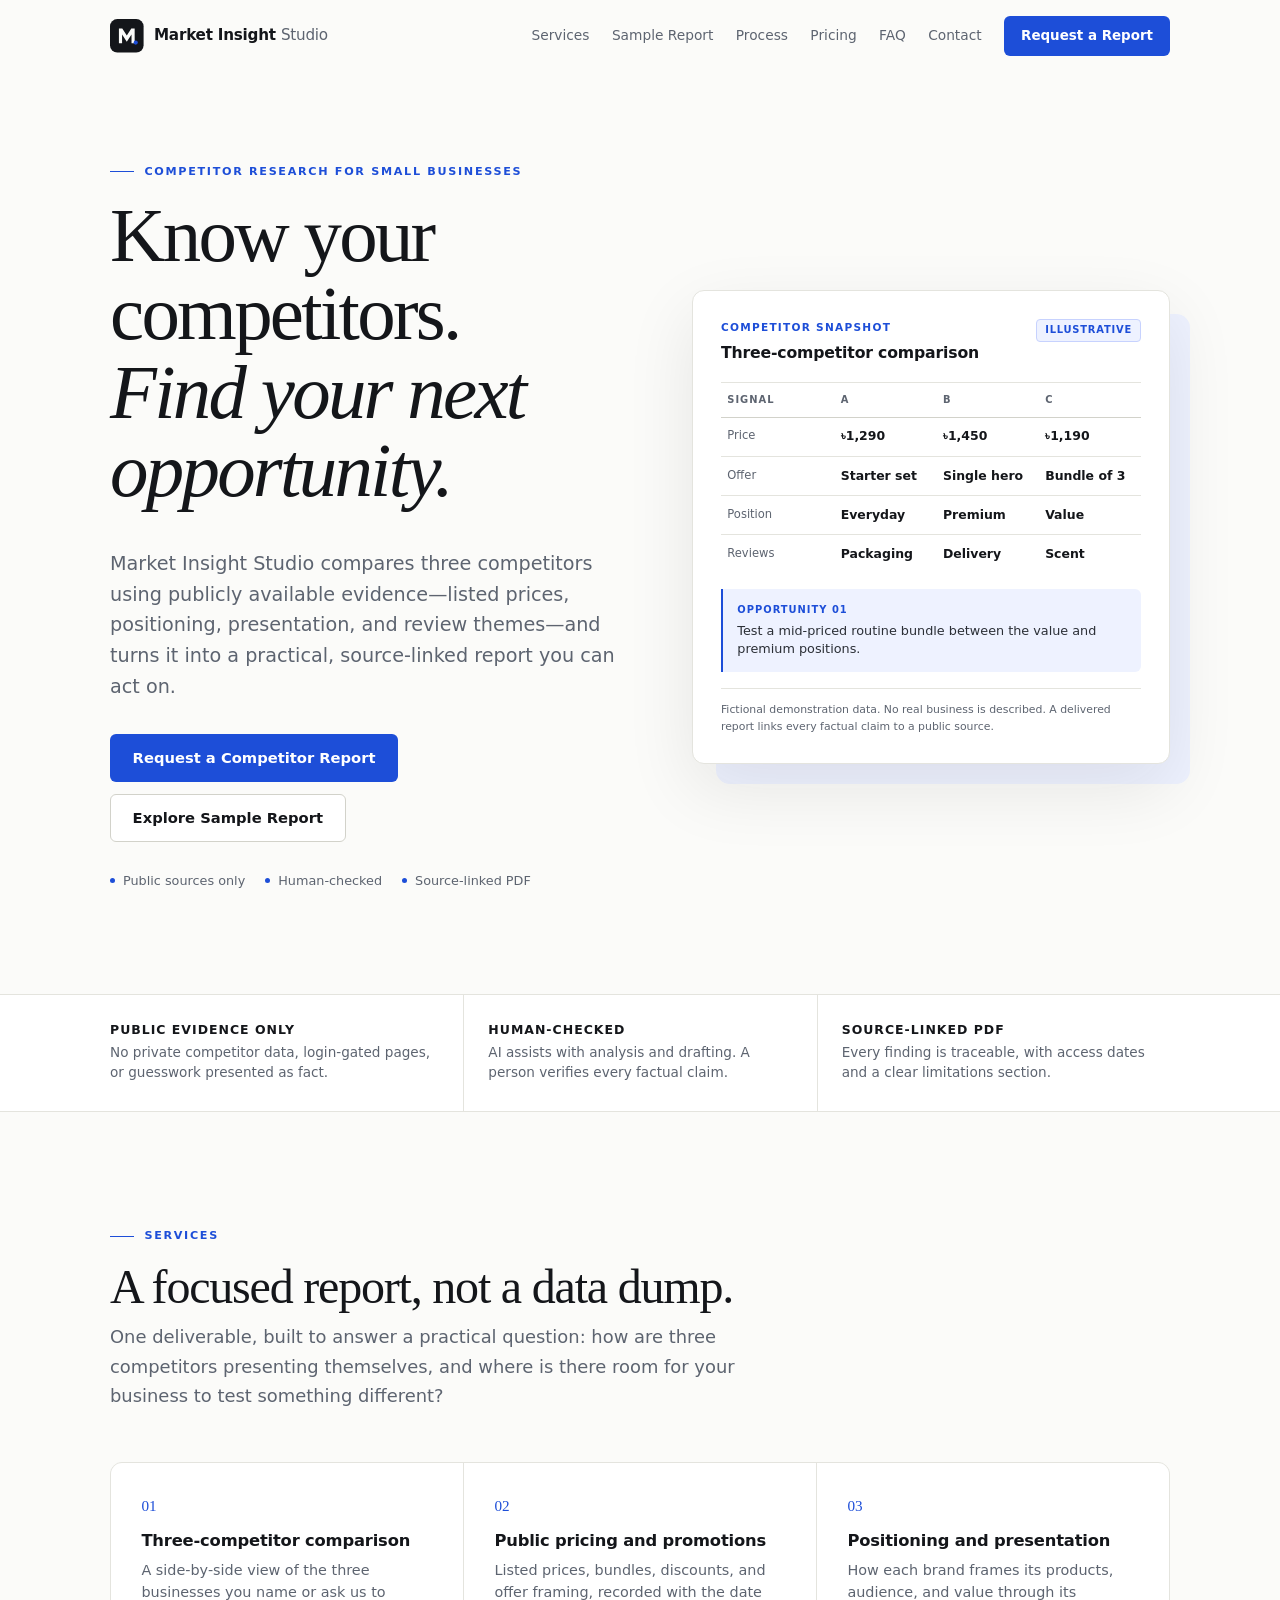
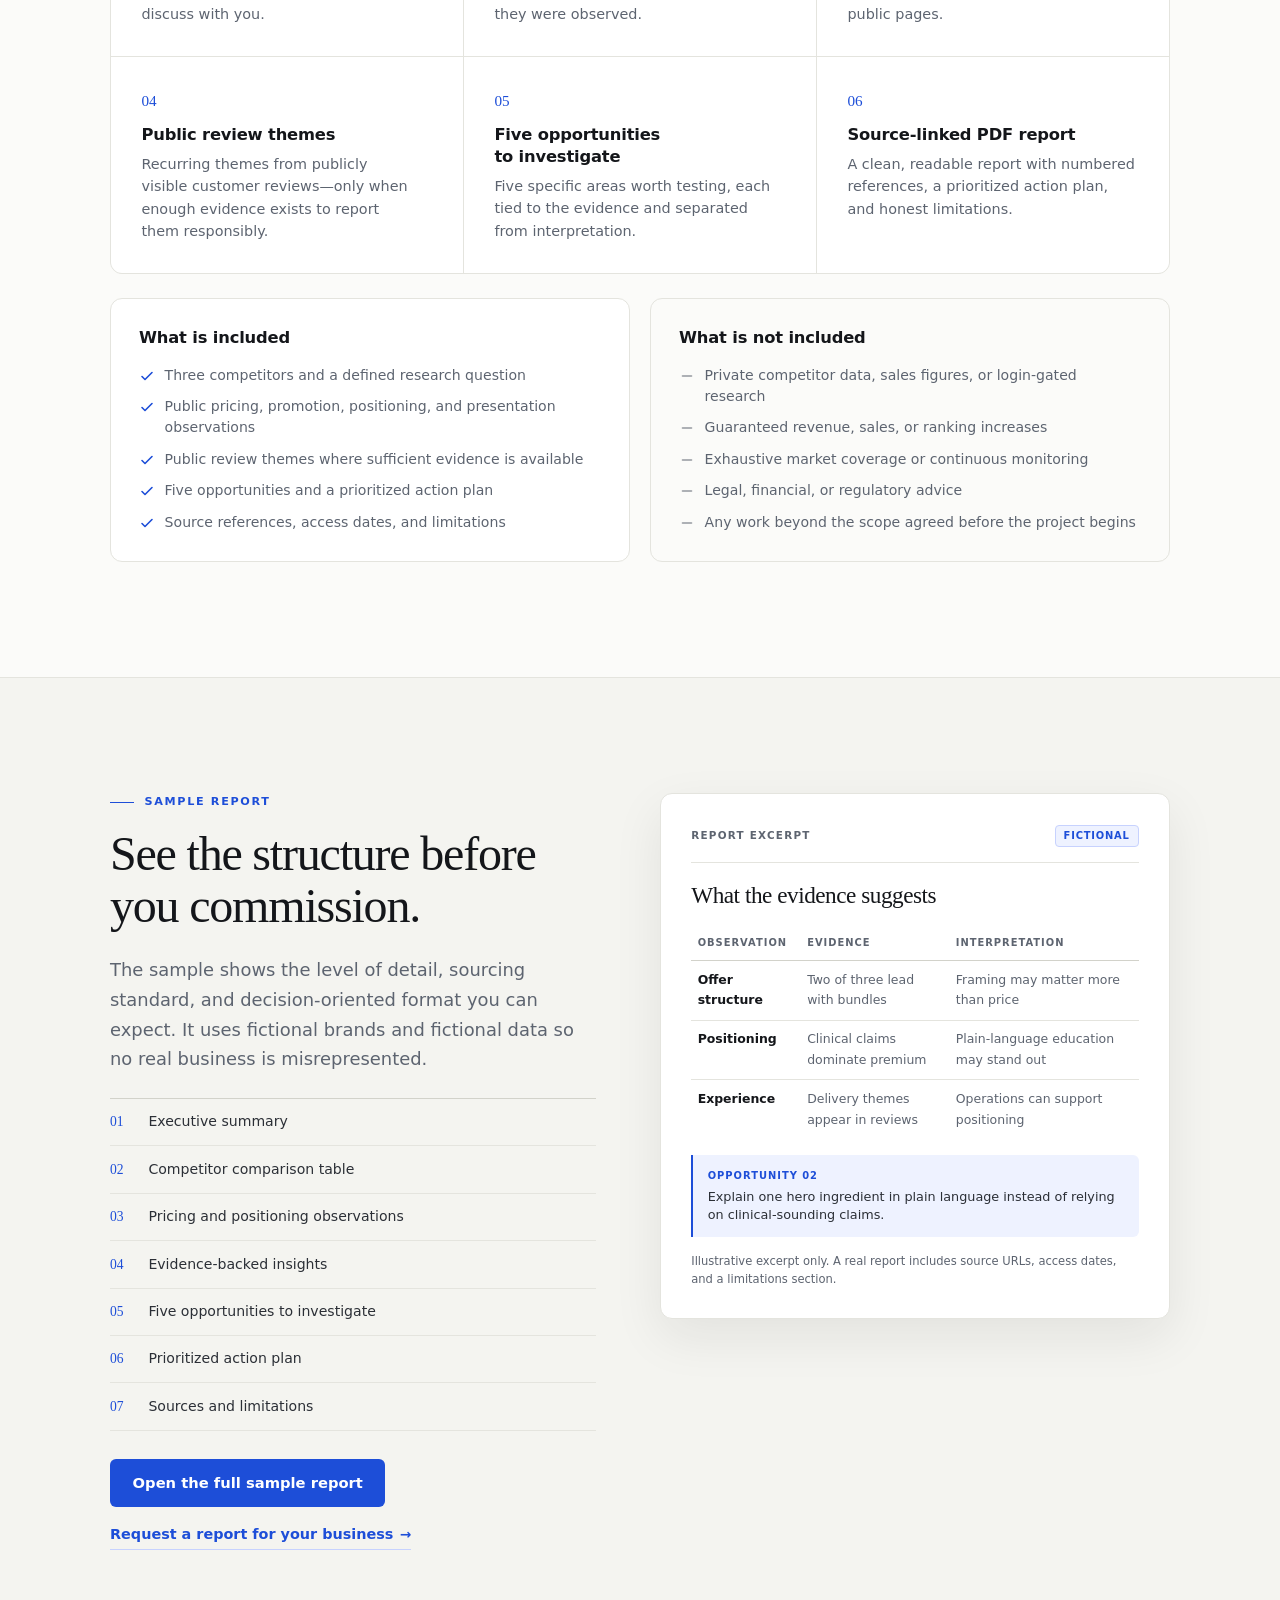
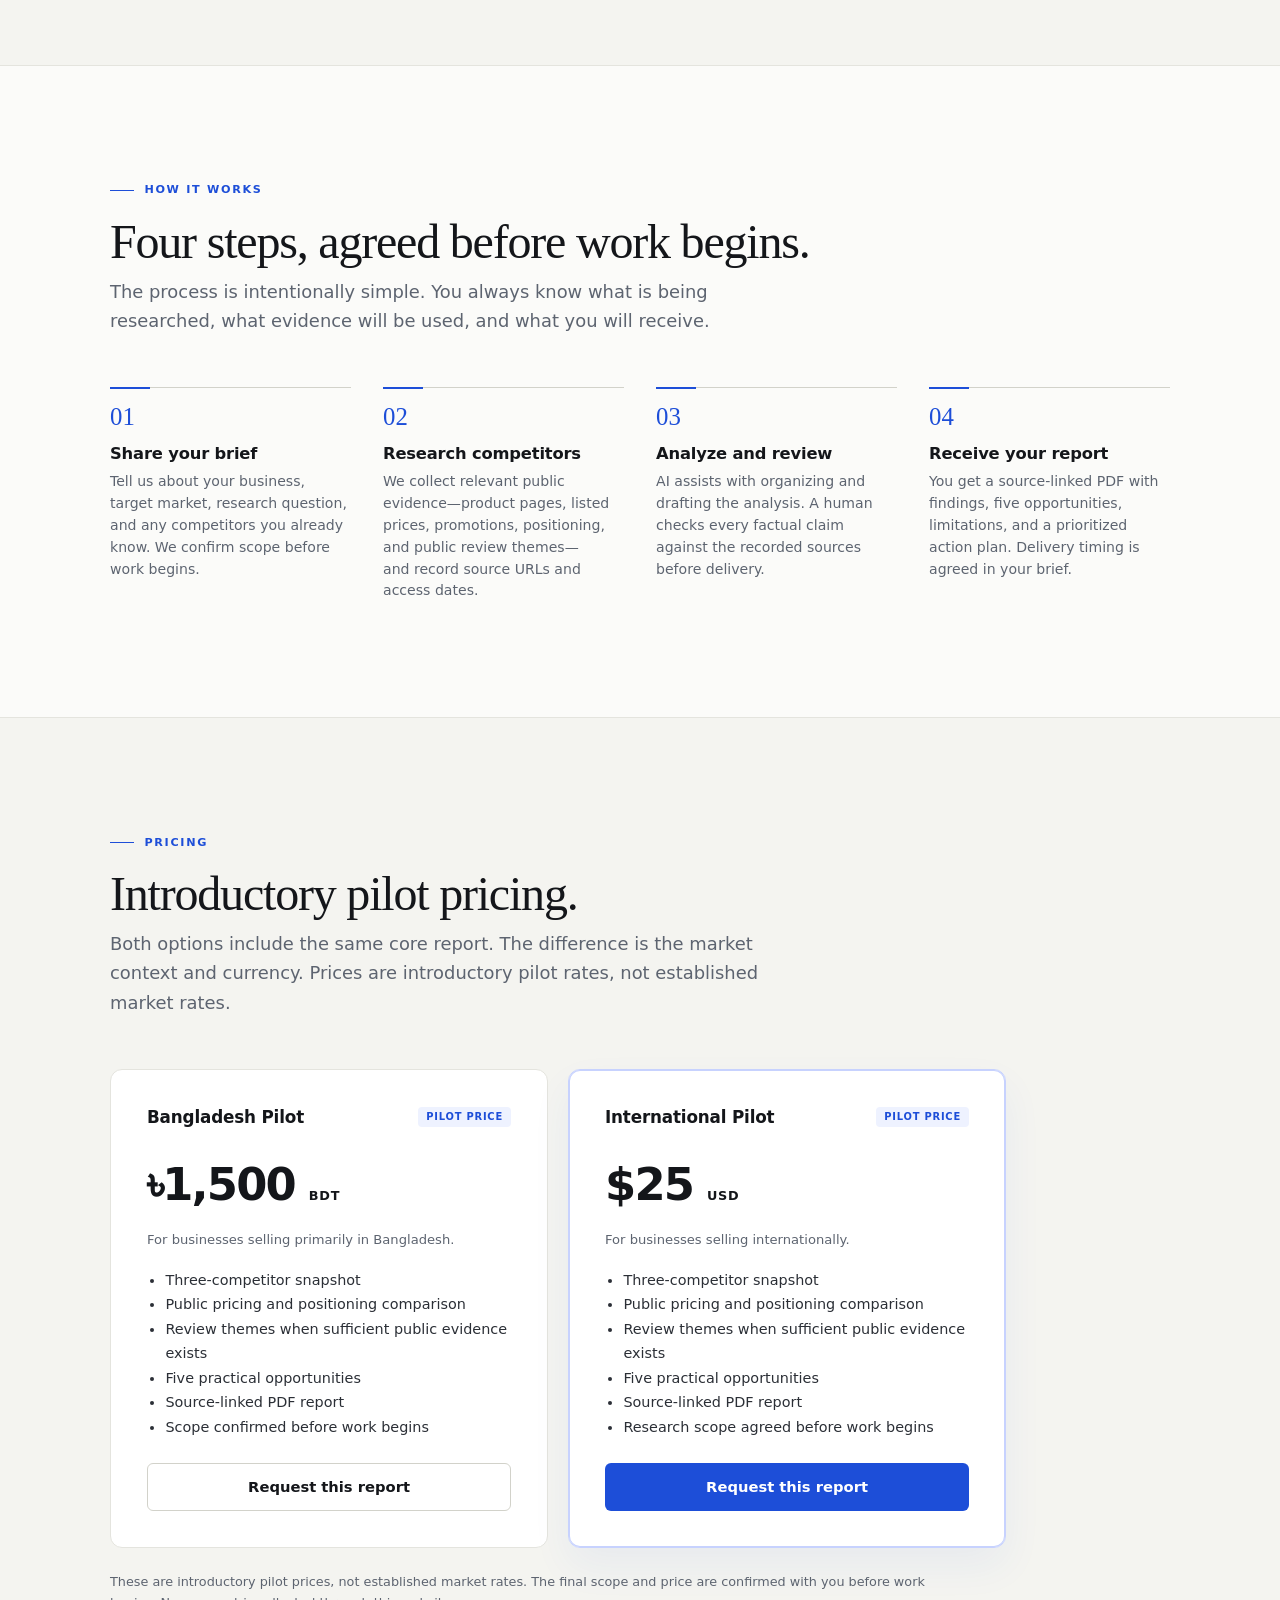
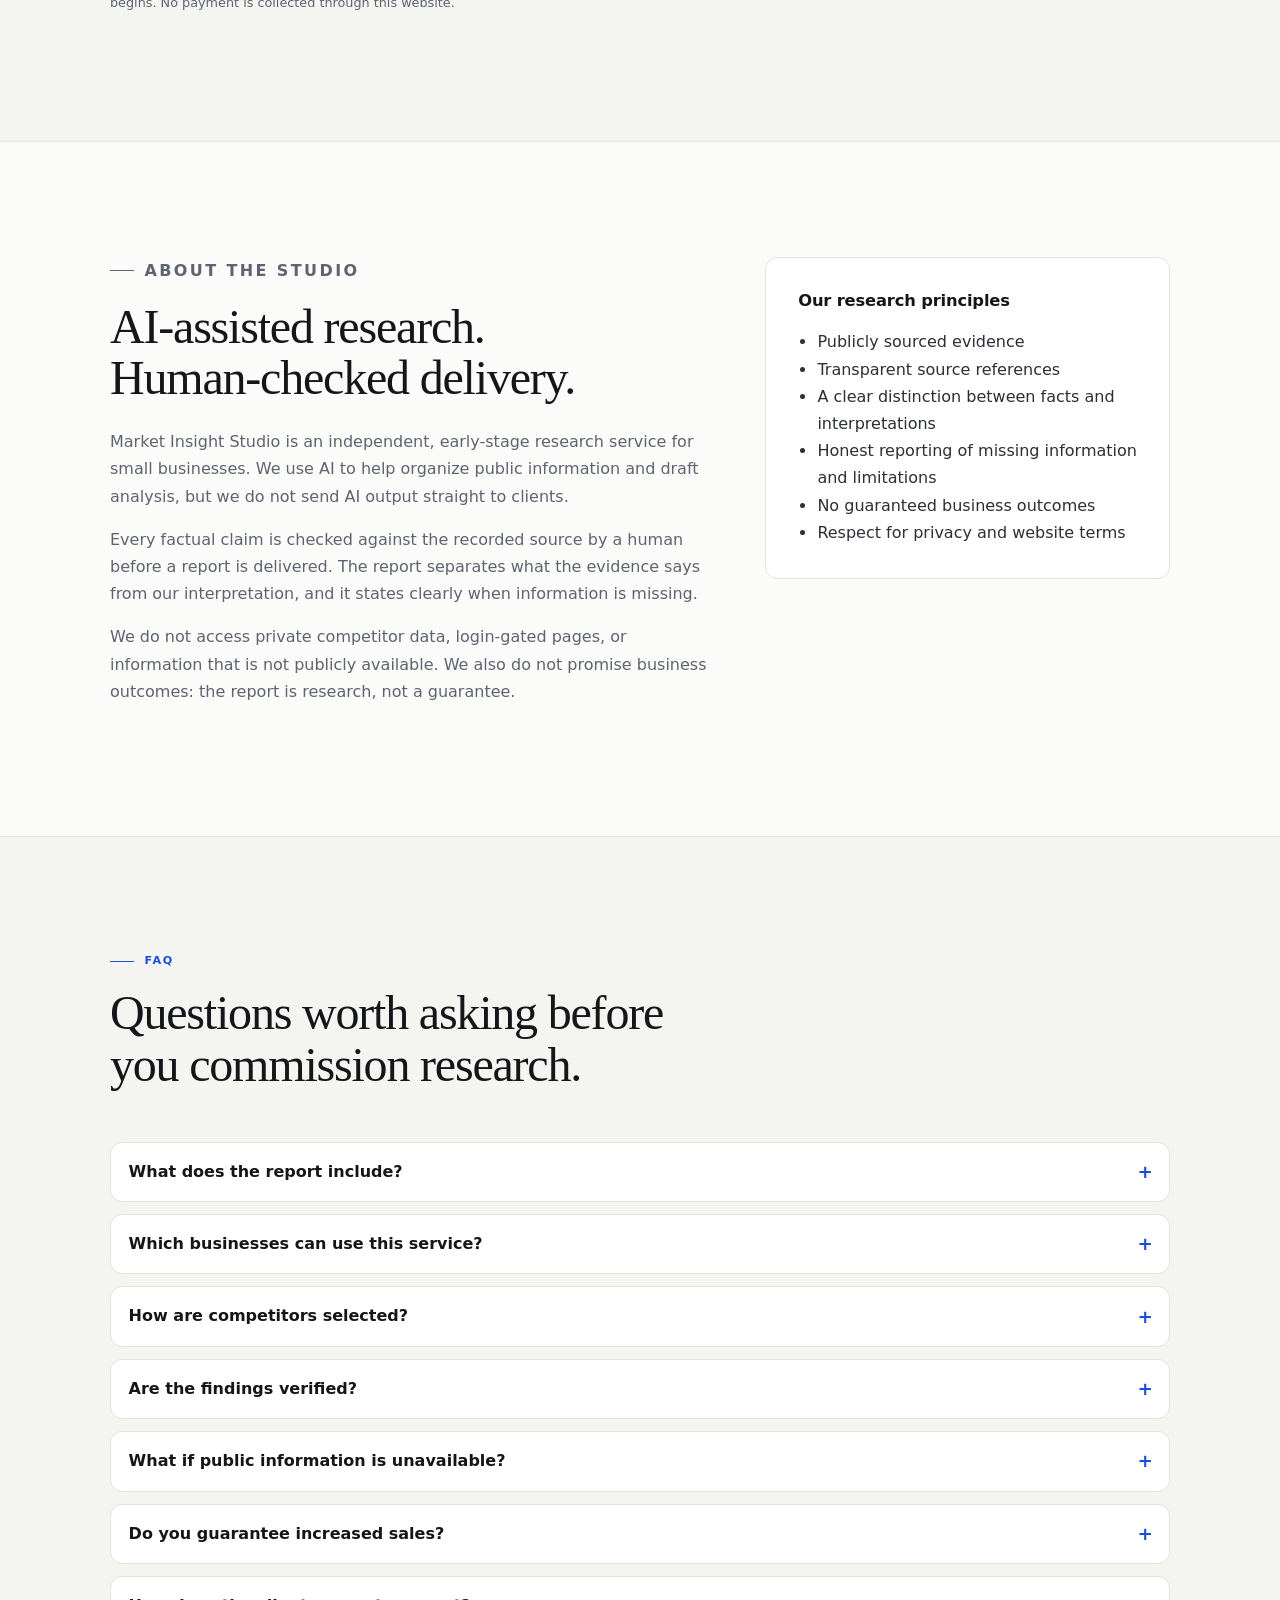
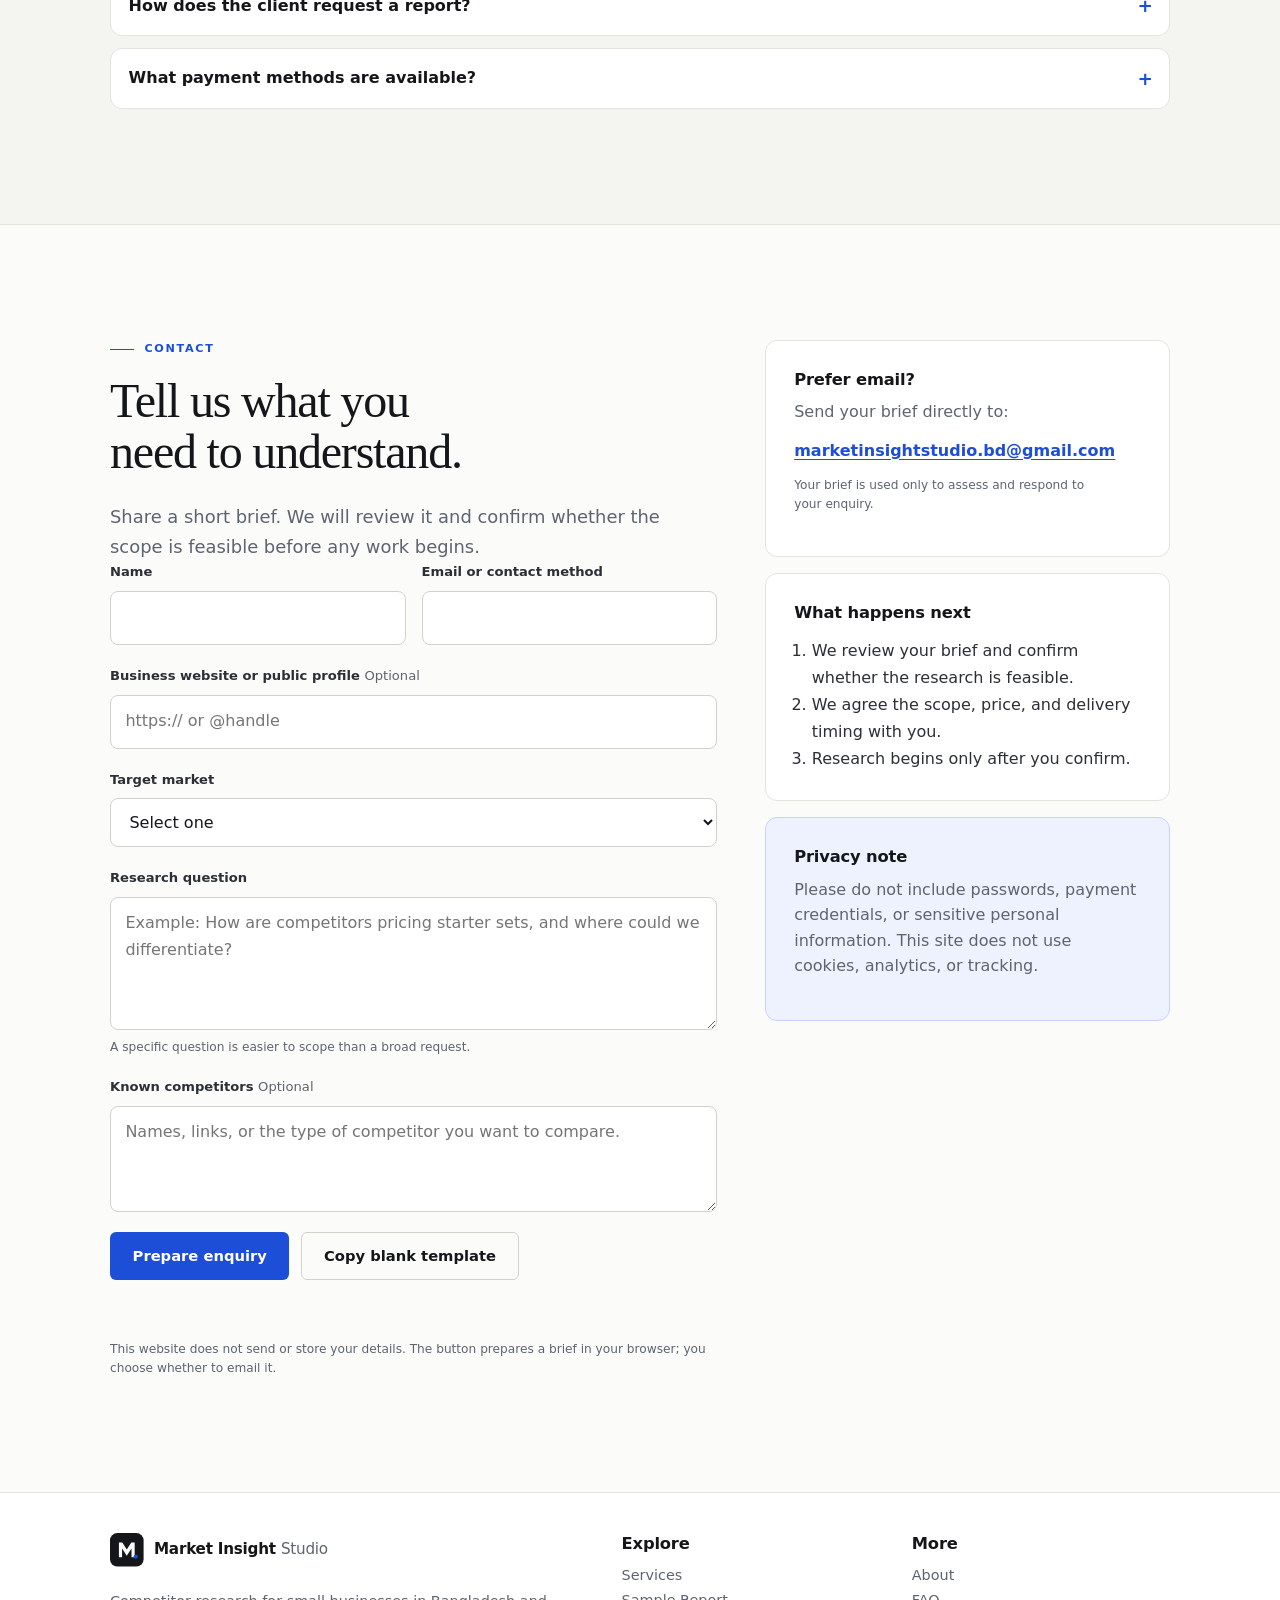
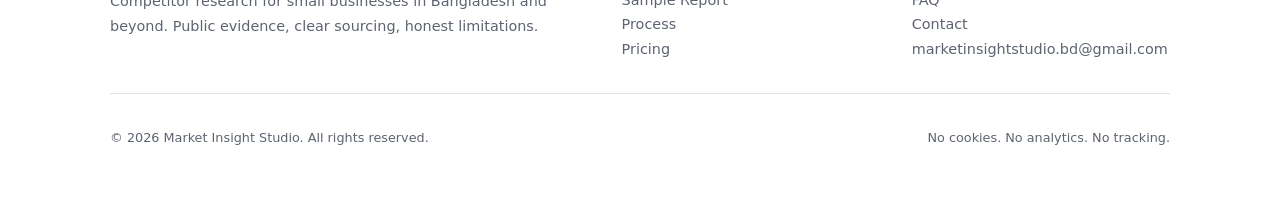
<file: index.html>
<!DOCTYPE html>
<html lang="en">
<head>
  <meta charset="utf-8">
  <meta name="viewport" content="width=device-width, initial-scale=1">
  <title>Market Insight Studio — Competitor Research for Small Businesses</title>
  <meta name="description" content="Evidence-backed Competitor Snapshot Reports for small businesses. Compare three competitors, public pricing and positioning, review themes, and five practical opportunities.">
  <meta name="theme-color" content="#fbfbf9">
  <link rel="icon" href="assets/img/favicon.svg" type="image/svg+xml">
  <link rel="apple-touch-icon" href="assets/img/apple-touch-icon.png">
  <link rel="stylesheet" href="assets/css/styles.css">

  <noscript>
    <style>
      @media (max-width: 920px) {
        .header-inner { flex-wrap: wrap; }
        .nav-toggle { display: none; }
        .site-nav {
          position: static;
          display: block;
          flex: 1 0 100%;
          max-height: none;
          overflow: visible;
          padding: 0 0 0.75rem;
          border: 0;
          background: transparent;
          box-shadow: none;
        }
        .site-nav ul {
          flex-direction: row;
          flex-wrap: wrap;
          align-items: center;
          gap: 0.25rem 1rem;
        }
        .site-nav li { border-bottom: 0; }
        .site-nav a:not(.btn) {
          display: inline-block;
          padding: 0.35rem 0;
          font-size: 0.86rem;
        }
        .site-nav .btn {
          width: auto;
          margin-top: 0.5rem;
        }
      }

      .form-actions .btn-outline {
        display: none;
      }
    </style>
  </noscript>

  <meta property="og:type" content="website">
  <meta property="og:title" content="Market Insight Studio — Competitor Research for Small Businesses">
  <meta property="og:description" content="A focused, source-linked Competitor Snapshot Report: three competitors, public evidence, and five practical opportunities.">
  <meta property="og:image" content="https://siyammalik.github.io/market-insight-studio/assets/img/og-cover.png">
  <meta property="og:image:width" content="1200">
  <meta property="og:image:height" content="630">
  <meta property="og:image:alt" content="Market Insight Studio — Know your competitors. Find your next opportunity.">
  <meta name="twitter:card" content="summary_large_image">
  <meta name="twitter:title" content="Market Insight Studio — Competitor Research for Small Businesses">
  <meta name="twitter:description" content="A focused, source-linked Competitor Snapshot Report: three competitors, public evidence, and five practical opportunities.">
  <meta name="twitter:image" content="https://siyammalik.github.io/market-insight-studio/assets/img/og-cover.png">
</head>
<body>
  <a class="skip-link" href="#main">Skip to main content</a>

  <header class="site-header" id="top">
    <div class="container header-inner">
      <a class="brand" href="#top">
        <svg class="brand-mark" viewBox="0 0 64 64" aria-hidden="true" focusable="false"><rect class="brand-mark-bg" width="64" height="64" rx="14"/><path class="brand-mark-letter" d="M17 46V18h6.4l8.6 13.4L40.6 18H47v28h-6V29.4l-9 13.8-9-13.8V46z"/><circle class="brand-mark-dot" cx="49" cy="45" r="4"/></svg>
        <span class="brand-name">Market Insight <span>Studio</span></span>
      </a>

      <button class="nav-toggle" type="button" aria-expanded="false" aria-controls="site-nav">
        <span class="nav-toggle-text">Menu</span>
        <span class="nav-toggle-icon" aria-hidden="true"><span></span><span></span></span>
      </button>

      <nav class="site-nav" id="site-nav" aria-label="Primary">
        <ul>
          <li><a href="#services">Services</a></li>
          <li><a href="sample-report.html">Sample Report</a></li>
          <li><a href="#process">Process</a></li>
          <li><a href="#pricing">Pricing</a></li>
          <li><a href="#faq">FAQ</a></li>
          <li><a href="#contact">Contact</a></li>
          <li><a class="btn btn-primary btn-sm" href="#contact">Request a Report</a></li>
        </ul>
      </nav>
    </div>
  </header>

  <main id="main" tabindex="-1">
    <section class="hero" aria-labelledby="hero-title">
      <div class="container hero-grid">
        <div class="hero-copy">
          <p class="eyebrow">Competitor research for small businesses</p>
          <h1 id="hero-title">Know your competitors. <em>Find your next opportunity.</em></h1>
          <p class="lede">Market Insight Studio compares three competitors using publicly available evidence—listed prices, positioning, presentation, and review themes—and turns it into a practical, source-linked report you can act on.</p>
          <div class="hero-actions">
            <a class="btn btn-primary" href="#contact">Request a Competitor Report</a>
            <a class="btn btn-secondary" href="sample-report.html">Explore Sample Report</a>
          </div>
          <ul class="hero-proof" aria-label="What every report includes">
            <li>Public sources only</li>
            <li>Human-checked</li>
            <li>Source-linked PDF</li>
          </ul>
        </div>

        <div class="hero-visual">
          <figure class="report-card" aria-labelledby="hero-report-caption">
            <div class="report-card-head">
              <div>
                <p class="report-kicker">Competitor Snapshot</p>
                <p class="report-card-title" id="hero-report-caption">Three-competitor comparison</p>
              </div>
              <span class="fiction-badge">Illustrative</span>
            </div>

            <table class="mini-table">
              <caption class="sr-only">Fictional comparison of three competitors. All data is illustrative.</caption>
              <thead>
                <tr>
                  <th scope="col">Signal</th>
                  <th scope="col">A</th>
                  <th scope="col">B</th>
                  <th scope="col">C</th>
                </tr>
              </thead>
              <tbody>
                <tr>
                  <th scope="row">Price</th>
                  <td>৳1,290</td>
                  <td>৳1,450</td>
                  <td>৳1,190</td>
                </tr>
                <tr>
                  <th scope="row">Offer</th>
                  <td>Starter set</td>
                  <td>Single hero</td>
                  <td>Bundle of 3</td>
                </tr>
                <tr>
                  <th scope="row">Position</th>
                  <td>Everyday</td>
                  <td>Premium</td>
                  <td>Value</td>
                </tr>
                <tr>
                  <th scope="row">Reviews</th>
                  <td>Packaging</td>
                  <td>Delivery</td>
                  <td>Scent</td>
                </tr>
              </tbody>
            </table>

            <div class="report-callout">
              <span class="callout-label">Opportunity 01</span>
              <p>Test a mid-priced routine bundle between the value and premium positions.</p>
            </div>

            <figcaption>Fictional demonstration data. No real business is described. A delivered report links every factual claim to a public source.</figcaption>
          </figure>
        </div>
      </div>
    </section>

    <section class="trust-strip" aria-label="How the research is prepared">
      <div class="container trust-grid">
        <div class="trust-item">
          <h2>Public evidence only</h2>
          <p>No private competitor data, login-gated pages, or guesswork presented as fact.</p>
        </div>
        <div class="trust-item">
          <h2>Human-checked</h2>
          <p>AI assists with analysis and drafting. A person verifies every factual claim.</p>
        </div>
        <div class="trust-item">
          <h2>Source-linked PDF</h2>
          <p>Every finding is traceable, with access dates and a clear limitations section.</p>
        </div>
      </div>
    </section>

    <section class="section" id="services" aria-labelledby="services-title">
      <div class="container">
        <div class="section-head">
          <p class="eyebrow">Services</p>
          <h2 id="services-title">A focused report, not a data dump.</h2>
          <p class="section-intro">One deliverable, built to answer a practical question: how are three competitors presenting themselves, and where is there room for your business to test something different?</p>
        </div>

        <div class="card-grid">
          <article class="service-card">
            <span class="card-num" aria-hidden="true">01</span>
            <h3>Three-competitor comparison</h3>
            <p>A side-by-side view of the three businesses you name or ask us to discuss with you.</p>
          </article>
          <article class="service-card">
            <span class="card-num" aria-hidden="true">02</span>
            <h3>Public pricing and promotions</h3>
            <p>Listed prices, bundles, discounts, and offer framing, recorded with the date they were observed.</p>
          </article>
          <article class="service-card">
            <span class="card-num" aria-hidden="true">03</span>
            <h3>Positioning and presentation</h3>
            <p>How each brand frames its products, audience, and value through its public pages.</p>
          </article>
          <article class="service-card">
            <span class="card-num" aria-hidden="true">04</span>
            <h3>Public review themes</h3>
            <p>Recurring themes from publicly visible customer reviews—only when enough evidence exists to report them responsibly.</p>
          </article>
          <article class="service-card">
            <span class="card-num" aria-hidden="true">05</span>
            <h3>Five opportunities to investigate</h3>
            <p>Five specific areas worth testing, each tied to the evidence and separated from interpretation.</p>
          </article>
          <article class="service-card">
            <span class="card-num" aria-hidden="true">06</span>
            <h3>Source-linked PDF report</h3>
            <p>A clean, readable report with numbered references, a prioritized action plan, and honest limitations.</p>
          </article>
        </div>

        <div class="scope-grid">
          <div class="scope-panel">
            <h3>What is included</h3>
            <ul class="scope-list">
              <li>
                <svg class="icon icon-check" width="16" height="16" viewBox="0 0 16 16" aria-hidden="true" focusable="false"><path d="M3 8.5l3 3 7-7" fill="none" stroke="currentColor" stroke-width="1.6" stroke-linecap="round" stroke-linejoin="round"/></svg>
                <span>Three competitors and a defined research question</span>
              </li>
              <li>
                <svg class="icon icon-check" width="16" height="16" viewBox="0 0 16 16" aria-hidden="true" focusable="false"><path d="M3 8.5l3 3 7-7" fill="none" stroke="currentColor" stroke-width="1.6" stroke-linecap="round" stroke-linejoin="round"/></svg>
                <span>Public pricing, promotion, positioning, and presentation observations</span>
              </li>
              <li>
                <svg class="icon icon-check" width="16" height="16" viewBox="0 0 16 16" aria-hidden="true" focusable="false"><path d="M3 8.5l3 3 7-7" fill="none" stroke="currentColor" stroke-width="1.6" stroke-linecap="round" stroke-linejoin="round"/></svg>
                <span>Public review themes where sufficient evidence is available</span>
              </li>
              <li>
                <svg class="icon icon-check" width="16" height="16" viewBox="0 0 16 16" aria-hidden="true" focusable="false"><path d="M3 8.5l3 3 7-7" fill="none" stroke="currentColor" stroke-width="1.6" stroke-linecap="round" stroke-linejoin="round"/></svg>
                <span>Five opportunities and a prioritized action plan</span>
              </li>
              <li>
                <svg class="icon icon-check" width="16" height="16" viewBox="0 0 16 16" aria-hidden="true" focusable="false"><path d="M3 8.5l3 3 7-7" fill="none" stroke="currentColor" stroke-width="1.6" stroke-linecap="round" stroke-linejoin="round"/></svg>
                <span>Source references, access dates, and limitations</span>
              </li>
            </ul>
          </div>

          <div class="scope-panel scope-panel--muted">
            <h3>What is not included</h3>
            <ul class="scope-list">
              <li>
                <svg class="icon icon-minus" width="16" height="16" viewBox="0 0 16 16" aria-hidden="true" focusable="false"><path d="M3.5 8h9" fill="none" stroke="currentColor" stroke-width="1.6" stroke-linecap="round"/></svg>
                <span>Private competitor data, sales figures, or login-gated research</span>
              </li>
              <li>
                <svg class="icon icon-minus" width="16" height="16" viewBox="0 0 16 16" aria-hidden="true" focusable="false"><path d="M3.5 8h9" fill="none" stroke="currentColor" stroke-width="1.6" stroke-linecap="round"/></svg>
                <span>Guaranteed revenue, sales, or ranking increases</span>
              </li>
              <li>
                <svg class="icon icon-minus" width="16" height="16" viewBox="0 0 16 16" aria-hidden="true" focusable="false"><path d="M3.5 8h9" fill="none" stroke="currentColor" stroke-width="1.6" stroke-linecap="round"/></svg>
                <span>Exhaustive market coverage or continuous monitoring</span>
              </li>
              <li>
                <svg class="icon icon-minus" width="16" height="16" viewBox="0 0 16 16" aria-hidden="true" focusable="false"><path d="M3.5 8h9" fill="none" stroke="currentColor" stroke-width="1.6" stroke-linecap="round"/></svg>
                <span>Legal, financial, or regulatory advice</span>
              </li>
              <li>
                <svg class="icon icon-minus" width="16" height="16" viewBox="0 0 16 16" aria-hidden="true" focusable="false"><path d="M3.5 8h9" fill="none" stroke="currentColor" stroke-width="1.6" stroke-linecap="round"/></svg>
                <span>Any work beyond the scope agreed before the project begins</span>
              </li>
            </ul>
          </div>
        </div>
      </div>
    </section>

    <section class="section section--tinted" id="sample" aria-labelledby="sample-title">
      <div class="container sample-grid">
        <div>
          <p class="eyebrow">Sample report</p>
          <h2 id="sample-title">See the structure before you commission.</h2>
          <p class="section-intro">The sample shows the level of detail, sourcing standard, and decision-oriented format you can expect. It uses fictional brands and fictional data so no real business is misrepresented.</p>

          <ol class="report-outline">
            <li><span class="outline-num">01</span><span>Executive summary</span></li>
            <li><span class="outline-num">02</span><span>Competitor comparison table</span></li>
            <li><span class="outline-num">03</span><span>Pricing and positioning observations</span></li>
            <li><span class="outline-num">04</span><span>Evidence-backed insights</span></li>
            <li><span class="outline-num">05</span><span>Five opportunities to investigate</span></li>
            <li><span class="outline-num">06</span><span>Prioritized action plan</span></li>
            <li><span class="outline-num">07</span><span>Sources and limitations</span></li>
          </ol>

          <div class="inline-actions">
            <a class="btn btn-primary" href="sample-report.html">Open the full sample report</a>
            <a class="text-link" href="#contact">Request a report for your business</a>
          </div>
        </div>

        <div class="sample-sheet" aria-label="Illustrative report excerpt">
          <div class="sample-sheet-head">
            <span class="sample-sheet-label">Report excerpt</span>
            <span class="fiction-badge">Fictional</span>
          </div>
          <h3>What the evidence suggests</h3>
          <div class="table-scroll" role="region" aria-label="Illustrative report excerpt table" tabindex="0">
            <table class="mini-table mini-table--wide">
              <caption class="sr-only">Fictional observations, evidence, and interpretations from the illustrative sample report.</caption>
              <thead>
                <tr>
                  <th scope="col">Observation</th>
                  <th scope="col">Evidence</th>
                  <th scope="col">Interpretation</th>
                </tr>
              </thead>
              <tbody>
                <tr>
                  <td>Offer structure</td>
                  <td>Two of three lead with bundles</td>
                  <td>Framing may matter more than price</td>
                </tr>
                <tr>
                  <td>Positioning</td>
                  <td>Clinical claims dominate premium</td>
                  <td>Plain-language education may stand out</td>
                </tr>
                <tr>
                  <td>Experience</td>
                  <td>Delivery themes appear in reviews</td>
                  <td>Operations can support positioning</td>
                </tr>
              </tbody>
            </table>
          </div>
          <p class="table-hint sample-sheet-hint">Scroll the table sideways to see all three columns.</p>
          <div class="report-callout">
            <span class="callout-label">Opportunity 02</span>
            <p>Explain one hero ingredient in plain language instead of relying on clinical-sounding claims.</p>
          </div>
          <p class="sample-sheet-note">Illustrative excerpt only. A real report includes source URLs, access dates, and a limitations section.</p>
        </div>
      </div>
    </section>

    <section class="section" id="process" aria-labelledby="process-title">
      <div class="container">
        <div class="section-head">
          <p class="eyebrow">How it works</p>
          <h2 id="process-title">Four steps, agreed before work begins.</h2>
          <p class="section-intro">The process is intentionally simple. You always know what is being researched, what evidence will be used, and what you will receive.</p>
        </div>

        <div class="process-grid">
          <article class="process-step">
            <span class="step-num" aria-hidden="true">01</span>
            <h3>Share your brief</h3>
            <p>Tell us about your business, target market, research question, and any competitors you already know. We confirm scope before work begins.</p>
          </article>
          <article class="process-step">
            <span class="step-num" aria-hidden="true">02</span>
            <h3>Research competitors</h3>
            <p>We collect relevant public evidence—product pages, listed prices, promotions, positioning, and public review themes—and record source URLs and access dates.</p>
          </article>
          <article class="process-step">
            <span class="step-num" aria-hidden="true">03</span>
            <h3>Analyze and review</h3>
            <p>AI assists with organizing and drafting the analysis. A human checks every factual claim against the recorded sources before delivery.</p>
          </article>
          <article class="process-step">
            <span class="step-num" aria-hidden="true">04</span>
            <h3>Receive your report</h3>
            <p>You get a source-linked PDF with findings, five opportunities, limitations, and a prioritized action plan. Delivery timing is agreed in your brief.</p>
          </article>
        </div>
      </div>
    </section>

    <section class="section section--tinted" id="pricing" aria-labelledby="pricing-title">
      <div class="container">
        <div class="section-head">
          <p class="eyebrow">Pricing</p>
          <h2 id="pricing-title">Introductory pilot pricing.</h2>
          <p class="section-intro">Both options include the same core report. The difference is the market context and currency. Prices are introductory pilot rates, not established market rates.</p>
        </div>

        <div class="pricing-grid">
          <article class="price-card">
            <div class="price-card-head">
              <h3>Bangladesh Pilot</h3>
              <span class="pilot-tag">Pilot price</span>
            </div>
            <p class="price">৳1,500 <small>BDT</small></p>
            <p class="price-note">For businesses selling primarily in Bangladesh.</p>
            <ul class="price-list">
              <li>Three-competitor snapshot</li>
              <li>Public pricing and positioning comparison</li>
              <li>Review themes when sufficient public evidence exists</li>
              <li>Five practical opportunities</li>
              <li>Source-linked PDF report</li>
              <li>Scope confirmed before work begins</li>
            </ul>
            <a class="btn btn-secondary" href="#contact" data-market="Bangladesh">Request this report</a>
          </article>

          <article class="price-card price-card--featured">
            <div class="price-card-head">
              <h3>International Pilot</h3>
              <span class="pilot-tag">Pilot price</span>
            </div>
            <p class="price">$25 <small>USD</small></p>
            <p class="price-note">For businesses selling internationally.</p>
            <ul class="price-list">
              <li>Three-competitor snapshot</li>
              <li>Public pricing and positioning comparison</li>
              <li>Review themes when sufficient public evidence exists</li>
              <li>Five practical opportunities</li>
              <li>Source-linked PDF report</li>
              <li>Research scope agreed before work begins</li>
            </ul>
            <a class="btn btn-primary" href="#contact" data-market="International">Request this report</a>
          </article>
        </div>

        <p class="pricing-disclaimer">These are introductory pilot prices, not established market rates. The final scope and price are confirmed with you before work begins. No payment is collected through this website.</p>
      </div>
    </section>

    <section class="section" id="about" aria-labelledby="about-title">
      <div class="container about-grid">
        <div>
          <p class="eyebrow">About the studio</p>
          <h2 id="about-title">AI-assisted research. Human-checked delivery.</h2>
          <p class="section-intro">Market Insight Studio is an independent, early-stage research service for small businesses. We use AI to help organize public information and draft analysis, but we do not send AI output straight to clients.</p>
          <p>Every factual claim is checked against the recorded source by a human before a report is delivered. The report separates what the evidence says from our interpretation, and it states clearly when information is missing.</p>
          <p>We do not access private competitor data, login-gated pages, or information that is not publicly available. We also do not promise business outcomes: the report is research, not a guarantee.</p>
        </div>

        <div class="principles">
          <h3>Our research principles</h3>
          <ul>
            <li>Publicly sourced evidence</li>
            <li>Transparent source references</li>
            <li>A clear distinction between facts and interpretations</li>
            <li>Honest reporting of missing information and limitations</li>
            <li>No guaranteed business outcomes</li>
            <li>Respect for privacy and website terms</li>
          </ul>
        </div>
      </div>
    </section>

    <section class="section section--tinted" id="faq" aria-labelledby="faq-title">
      <div class="container">
        <div class="section-head">
          <p class="eyebrow">FAQ</p>
          <h2 id="faq-title">Questions worth asking before you commission research.</h2>
        </div>

        <div class="faq-list">
          <details class="faq-item">
            <summary>What does the report include?</summary>
            <div class="faq-answer">
              <p>A three-competitor snapshot covering public pricing and promotions, positioning and presentation, public review themes where enough evidence exists, five opportunities to investigate, a prioritized action plan, source references, and a limitations section. It is delivered as a PDF.</p>
            </div>
          </details>

          <details class="faq-item">
            <summary>Which businesses can use this service?</summary>
            <div class="faq-answer">
              <p>Small e-commerce and consumer-product businesses—clothing, skincare, home accessories, and similar. It works best when the competitors have public product pages and at least some publicly visible customer feedback.</p>
            </div>
          </details>

          <details class="faq-item">
            <summary>How are competitors selected?</summary>
            <div class="faq-answer">
              <p>You can name them, or we can discuss a shortlist based on your market and research question. The final three competitors are agreed before research begins.</p>
            </div>
          </details>

          <details class="faq-item">
            <summary>Are the findings verified?</summary>
            <div class="faq-answer">
              <p>AI assists with analysis and drafting. A human checks factual claims against the recorded public sources before delivery. The report distinguishes evidence from interpretation and records source URLs and access dates.</p>
            </div>
          </details>

          <details class="faq-item">
            <summary>What if public information is unavailable?</summary>
            <div class="faq-answer">
              <p>We report the gap rather than fill it with guesses. If a competitor has too little public evidence, we may suggest a substitute or adjust the scope with you before work continues.</p>
            </div>
          </details>

          <details class="faq-item">
            <summary>Do you guarantee increased sales?</summary>
            <div class="faq-answer">
              <p>No. The report is research, not a promise of results. It is designed to help you make better-informed decisions and identify opportunities worth testing.</p>
            </div>
          </details>

          <details class="faq-item">
            <summary>How does the client request a report?</summary>
            <div class="faq-answer">
              <p>Use the enquiry section below to prepare a brief, then send it by email. If an online form has been configured, you can use that instead. We confirm scope and price before work begins.</p>
            </div>
          </details>

          <details class="faq-item">
            <summary>What payment methods are available?</summary>
            <div class="faq-answer">
              <p>Payment arrangements are confirmed directly before the project starts. No payment is collected through this website.</p>
            </div>
          </details>
        </div>
      </div>
    </section>

    <section class="section" id="contact" aria-labelledby="contact-title">
      <div class="container contact-grid">
        <div>
          <p class="eyebrow">Contact</p>
          <h2 id="contact-title">Tell us what you need to understand.</h2>
          <p class="section-intro">Share a short brief. We will review it and confirm whether the scope is feasible before any work begins.</p>

          <form class="enquiry-form" id="enquiry-form" action="mailto:marketinsightstudio.bd@gmail.com?subject=Competitor%20Research%20Enquiry%20%E2%80%94%20Market%20Insight%20Studio" method="post" enctype="text/plain">
            <div class="field-grid">
              <div class="field">
                <label for="name">Name</label>
                <input type="text" id="name" name="name" autocomplete="name" required>
              </div>
              <div class="field">
                <label for="contact-method">Email or contact method</label>
                <input type="text" id="contact-method" name="contact" autocomplete="email" required>
              </div>
            </div>

            <div class="field">
              <label for="business">Business website or public profile <span class="optional">Optional</span></label>
              <input type="text" id="business" name="business" autocomplete="url" placeholder="https:// or @handle">
            </div>

            <div class="field">
              <label for="market">Target market</label>
              <select id="market" name="market" required>
                <option value="">Select one</option>
                <option value="Bangladesh">Bangladesh</option>
                <option value="International">International</option>
                <option value="Bangladesh and international">Both</option>
                <option value="Not sure">Not sure yet</option>
              </select>
            </div>

            <div class="field">
              <label for="question">Research question</label>
              <textarea id="question" name="question" rows="4" required placeholder="Example: How are competitors pricing starter sets, and where could we differentiate?"></textarea>
              <p class="hint">A specific question is easier to scope than a broad request.</p>
            </div>

            <div class="field">
              <label for="competitors">Known competitors <span class="optional">Optional</span></label>
              <textarea id="competitors" name="competitors" rows="3" placeholder="Names, links, or the type of competitor you want to compare."></textarea>
            </div>

            <div class="form-actions">
              <button class="btn btn-primary" type="submit">Prepare enquiry</button>
              <button class="btn btn-outline" type="button" id="copy-template">Copy blank template</button>
            </div>
            <p class="form-status" id="form-status" role="status" aria-live="polite"></p>
            <p class="form-note">This website does not send or store your details. The button prepares a brief in your browser; you choose whether to email it.</p>
            <noscript>
              <p class="form-note">JavaScript is off. The brief builder and copy buttons are unavailable. The form will open your email app; you can also use the address in the contact panel.</p>
            </noscript>

            <div class="enquiry-result" id="enquiry-result" hidden>
              <label for="enquiry-output">Your enquiry brief</label>
              <textarea id="enquiry-output" rows="12" readonly></textarea>
              <div class="result-actions">
                <a class="btn btn-primary" id="enquiry-email" href="mailto:marketinsightstudio.bd@gmail.com?subject=Competitor%20Research%20Enquiry%20%E2%80%94%20Market%20Insight%20Studio">Open in email app</a>
                <button class="btn btn-outline" type="button" id="copy-enquiry">Copy brief</button>
              </div>
              <p class="form-note">Review the brief, fill in anything left blank, then open it in your email app or copy it. Nothing has been sent automatically.</p>
            </div>
          </form>
        </div>

        <aside class="contact-aside" aria-label="Contact details and next steps">
          <div class="contact-card">
            <h3>Prefer email?</h3>
            <p>Send your brief directly to:</p>
            <p class="contact-email"><a href="mailto:marketinsightstudio.bd@gmail.com?subject=Competitor%20Research%20Enquiry%20%E2%80%94%20Market%20Insight%20Studio" data-contact-email>marketinsightstudio.bd@gmail.com</a></p>
            <p class="contact-small">Your brief is used only to assess and respond to your enquiry.</p>
            <p class="form-alt" id="google-form-wrap" hidden></p>
          </div>

          <div class="contact-card">
            <h3>What happens next</h3>
            <ol class="next-steps">
              <li>We review your brief and confirm whether the research is feasible.</li>
              <li>We agree the scope, price, and delivery timing with you.</li>
              <li>Research begins only after you confirm.</li>
            </ol>
          </div>

          <div class="contact-card contact-card--note">
            <h3>Privacy note</h3>
            <p>Please do not include passwords, payment credentials, or sensitive personal information. This site does not use cookies, analytics, or tracking.</p>
          </div>
        </aside>
      </div>
    </section>
  </main>

  <footer class="site-footer">
    <div class="container">
      <div class="footer-grid">
        <div class="footer-brand">
          <a class="brand" href="#top">
            <svg class="brand-mark" viewBox="0 0 64 64" aria-hidden="true" focusable="false"><rect class="brand-mark-bg" width="64" height="64" rx="14"/><path class="brand-mark-letter" d="M17 46V18h6.4l8.6 13.4L40.6 18H47v28h-6V29.4l-9 13.8-9-13.8V46z"/><circle class="brand-mark-dot" cx="49" cy="45" r="4"/></svg>
            <span class="brand-name">Market Insight <span>Studio</span></span>
          </a>
          <p>Competitor research for small businesses in Bangladesh and beyond. Public evidence, clear sourcing, honest limitations.</p>
        </div>
        <div class="footer-col">
          <h3>Explore</h3>
          <ul>
            <li><a href="#services">Services</a></li>
            <li><a href="sample-report.html">Sample Report</a></li>
            <li><a href="#process">Process</a></li>
            <li><a href="#pricing">Pricing</a></li>
          </ul>
        </div>
        <div class="footer-col">
          <h3>More</h3>
          <ul>
            <li><a href="#about">About</a></li>
            <li><a href="#faq">FAQ</a></li>
            <li><a href="#contact">Contact</a></li>
            <li><a href="mailto:marketinsightstudio.bd@gmail.com?subject=Competitor%20Research%20Enquiry%20%E2%80%94%20Market%20Insight%20Studio" data-contact-email>marketinsightstudio.bd@gmail.com</a></li>
          </ul>
        </div>
      </div>
      <div class="footer-bottom">
        <p>&copy; <span data-year>2026</span> Market Insight Studio. All rights reserved.</p>
        <p>No cookies. No analytics. No tracking.</p>
      </div>
    </div>
  </footer>

  <script src="assets/js/config.js"></script>
  <script src="assets/js/main.js"></script>
</body>
</html>
</file>
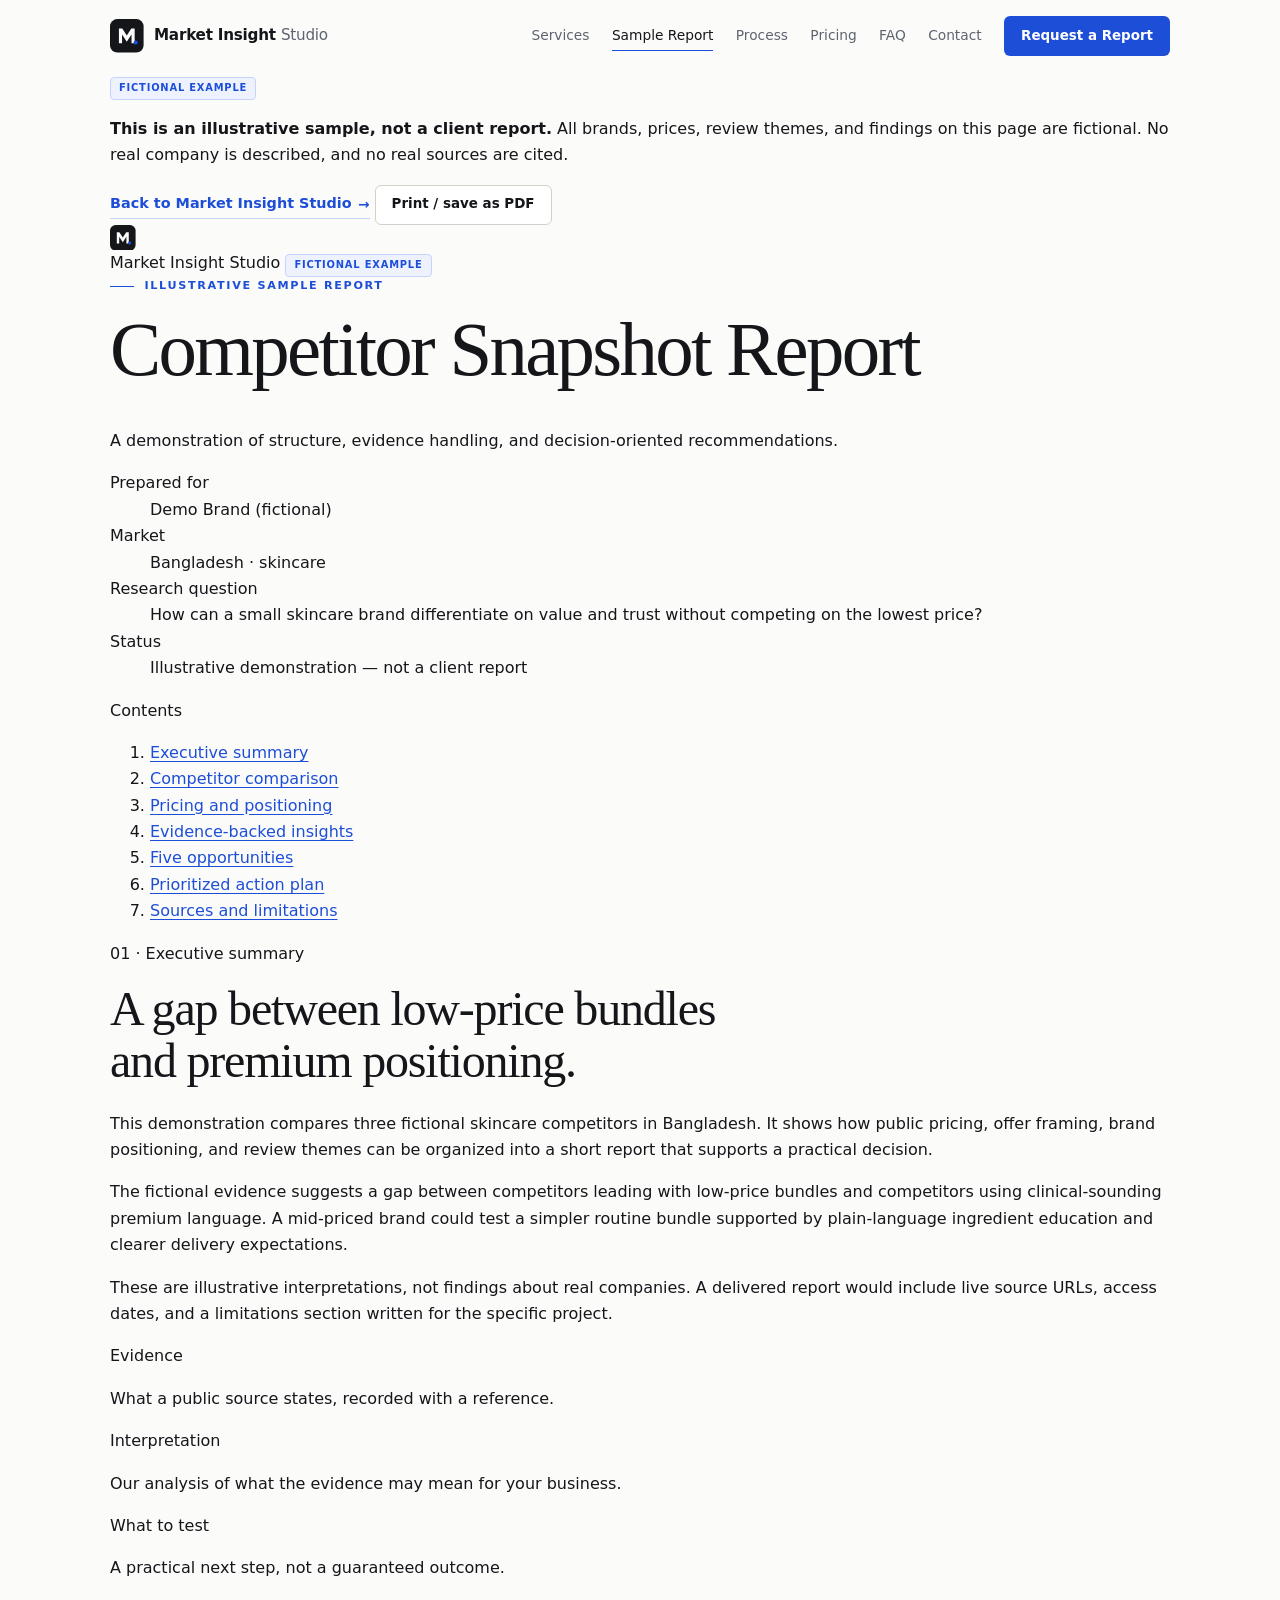
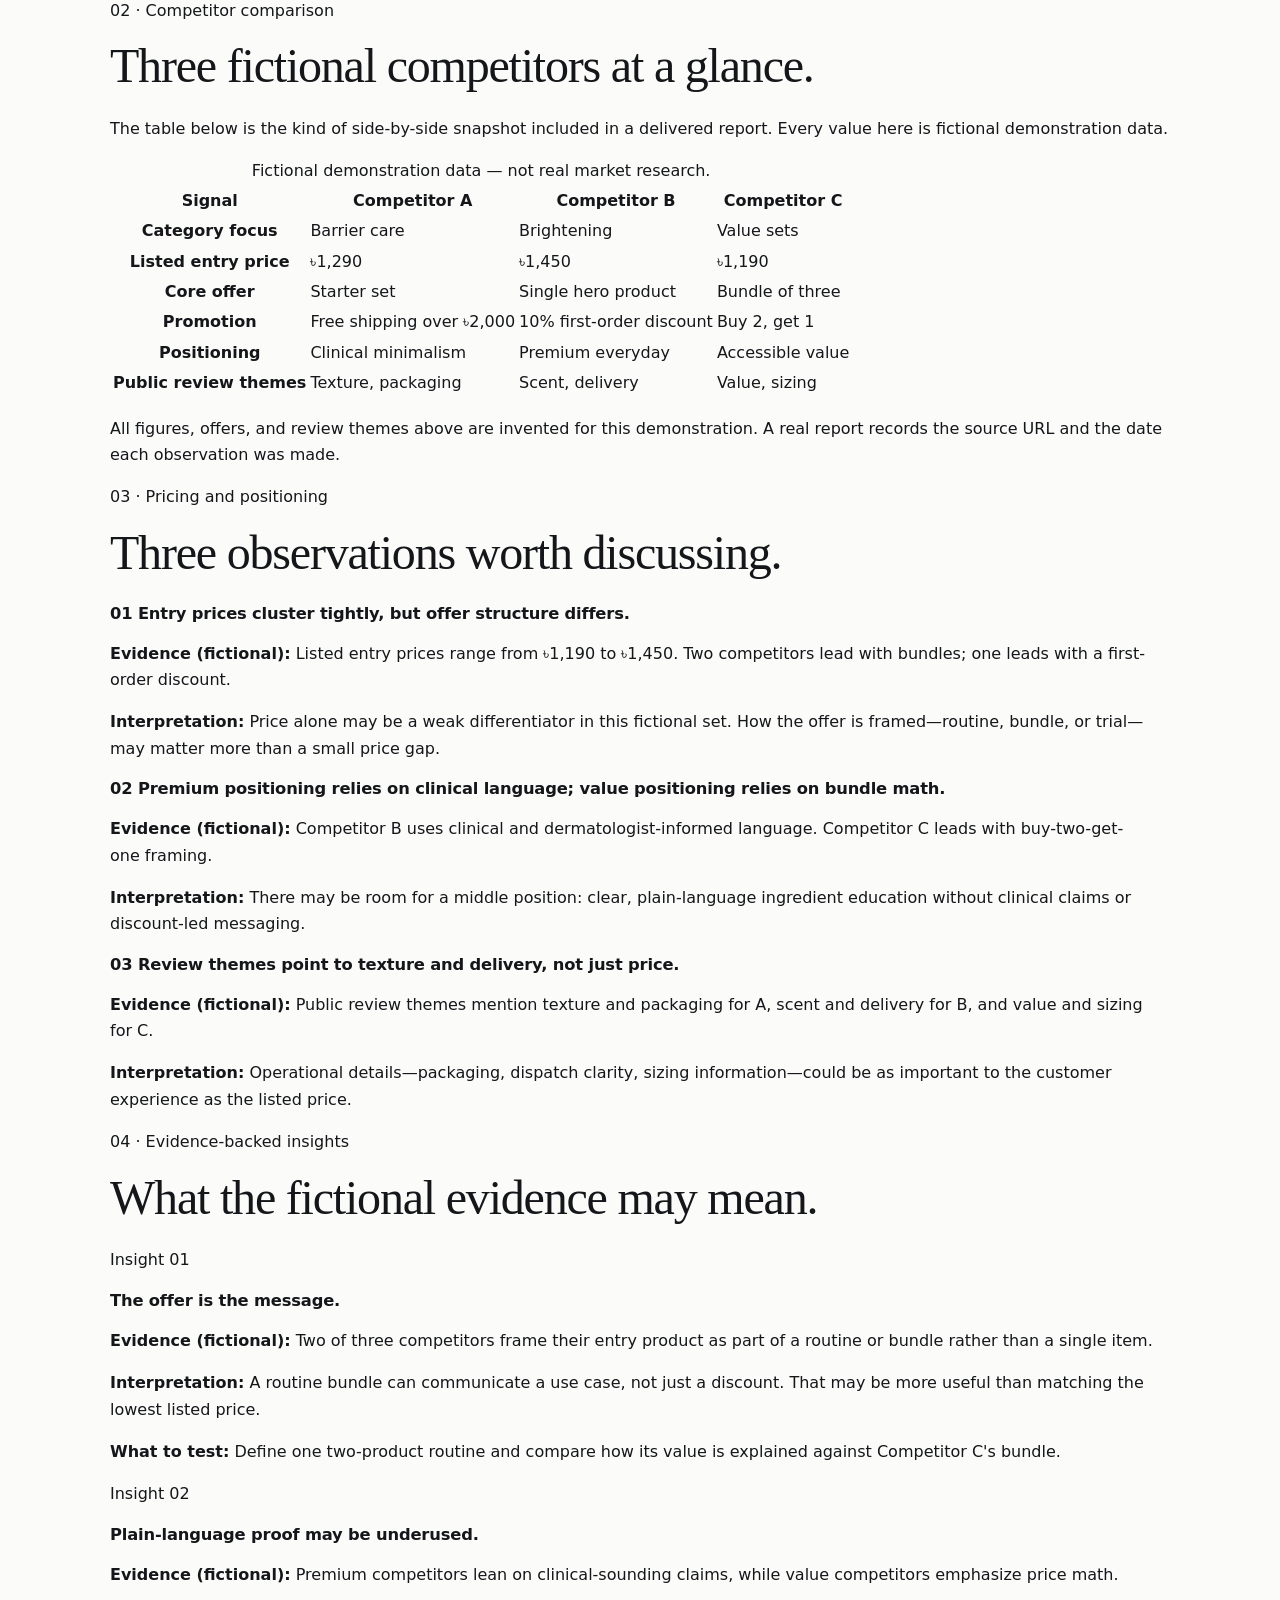
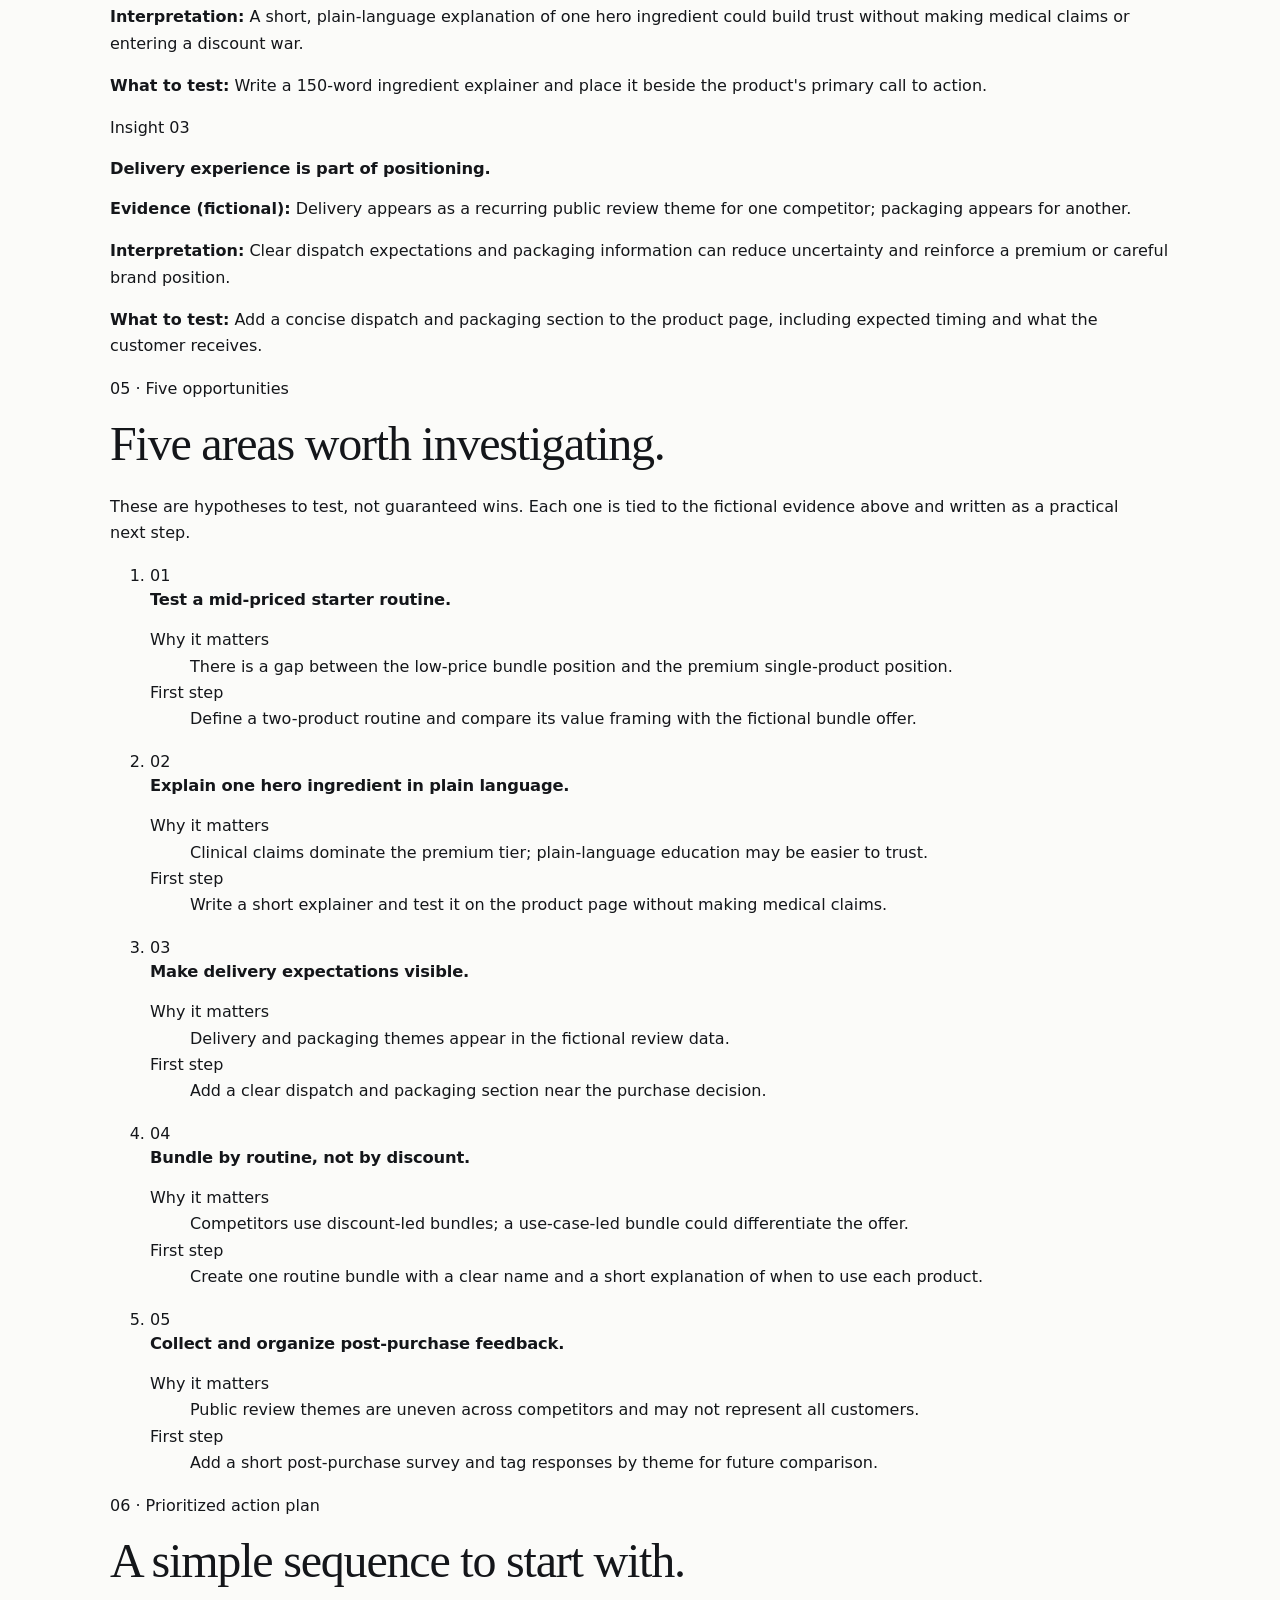
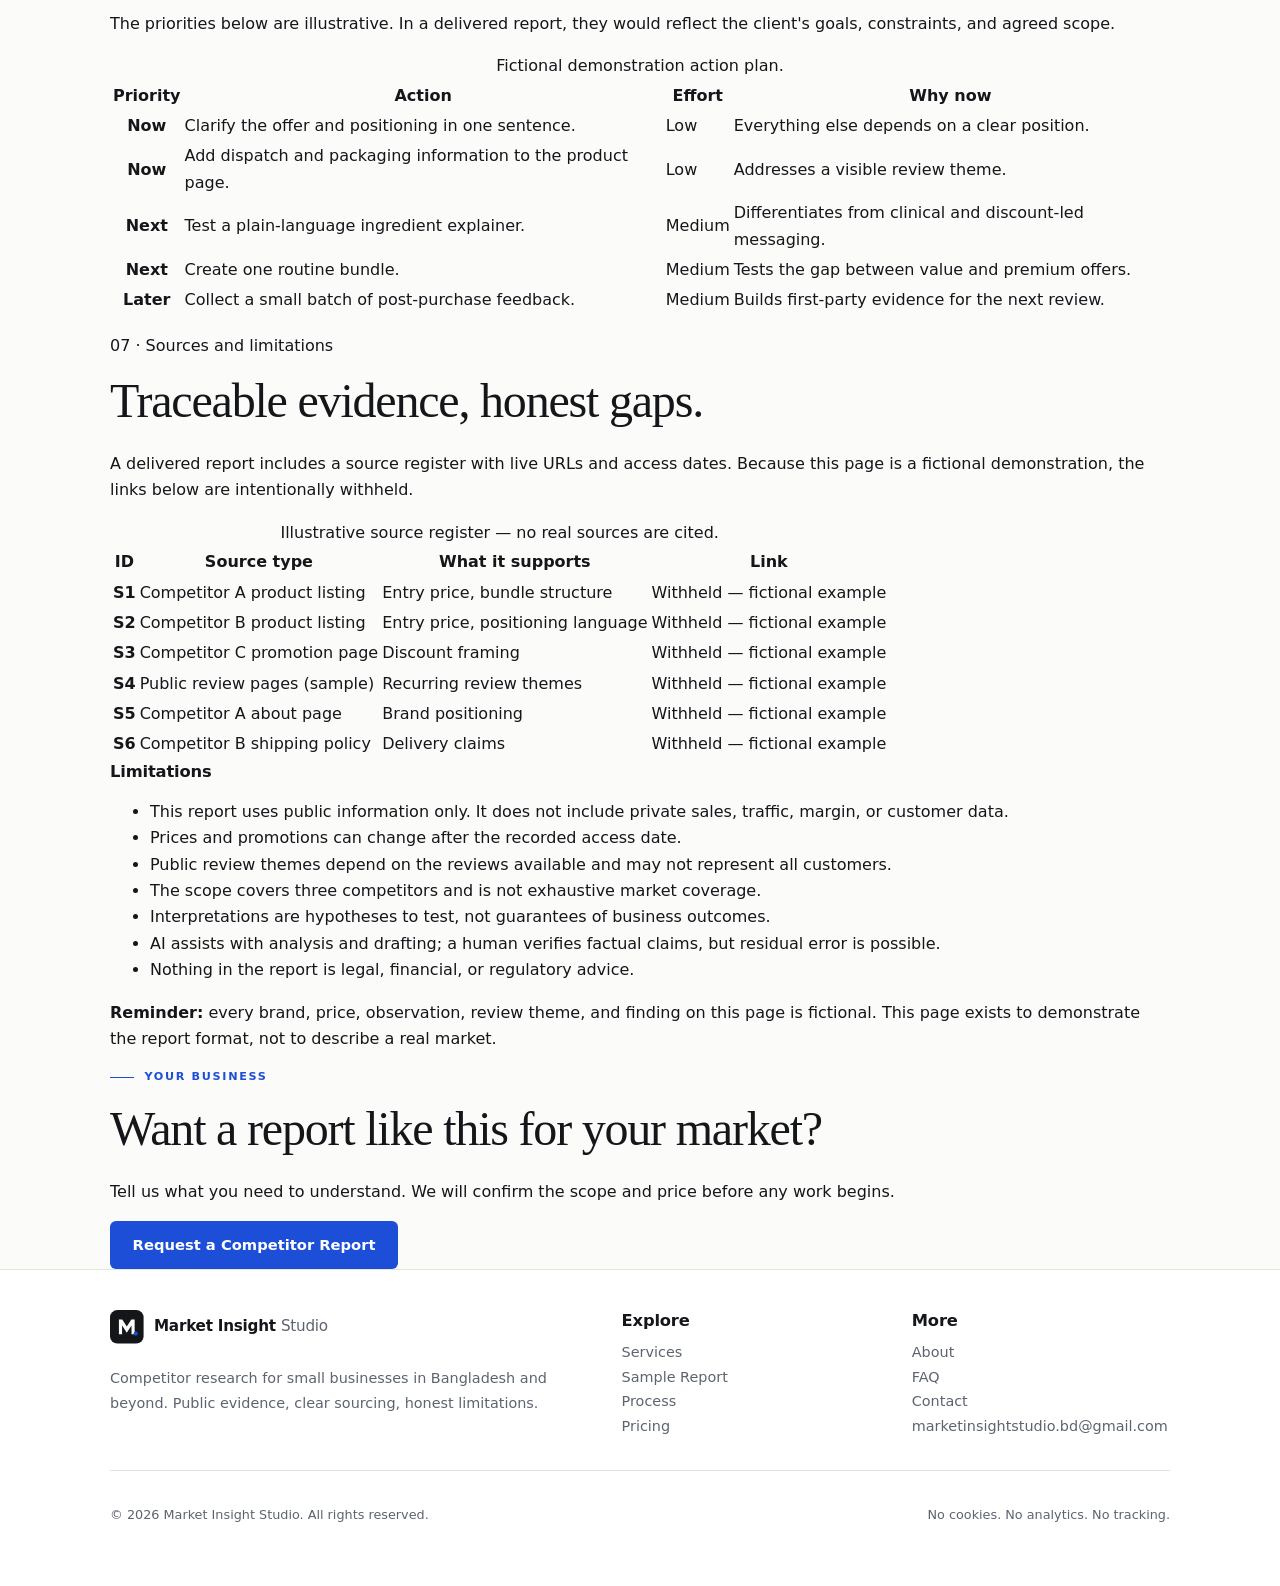
<file: sample-report.html>
<!DOCTYPE html>
<html lang="en">
<head>
  <meta charset="utf-8">
  <meta name="viewport" content="width=device-width, initial-scale=1">
  <title>Illustrative Sample Report — Market Insight Studio</title>
  <meta name="description" content="An illustrative Competitor Snapshot Report showing the structure, evidence handling, opportunities, sources, and limitations of a Market Insight Studio deliverable. All brands and data are fictional.">
  <meta name="theme-color" content="#fbfbf9">
  <link rel="icon" href="assets/img/favicon.svg" type="image/svg+xml">
  <link rel="apple-touch-icon" href="assets/img/apple-touch-icon.png">
  <link rel="stylesheet" href="assets/css/styles.css">

  <noscript>
    <style>
      @media (max-width: 920px) {
        .header-inner { flex-wrap: wrap; }
        .nav-toggle { display: none; }
        .site-nav {
          position: static;
          display: block;
          flex: 1 0 100%;
          max-height: none;
          overflow: visible;
          padding: 0 0 0.75rem;
          border: 0;
          background: transparent;
          box-shadow: none;
        }
        .site-nav ul {
          flex-direction: row;
          flex-wrap: wrap;
          align-items: center;
          gap: 0.25rem 1rem;
        }
        .site-nav li { border-bottom: 0; }
        .site-nav a:not(.btn) {
          display: inline-block;
          padding: 0.35rem 0;
          font-size: 0.86rem;
        }
        .site-nav .btn {
          width: auto;
          margin-top: 0.5rem;
        }
      }
    </style>
  </noscript>

  <meta property="og:type" content="article">
  <meta property="og:title" content="Illustrative Sample Report — Market Insight Studio">
  <meta property="og:description" content="See the structure, evidence handling, and opportunities in a Competitor Snapshot Report. All brands and data are fictional.">
  <meta property="og:image" content="https://siyammalik.github.io/market-insight-studio/assets/img/og-cover.png">
  <meta property="og:image:width" content="1200">
  <meta property="og:image:height" content="630">
  <meta property="og:image:alt" content="Market Insight Studio — Know your competitors. Find your next opportunity.">
  <meta name="twitter:card" content="summary_large_image">
  <meta name="twitter:title" content="Illustrative Sample Report — Market Insight Studio">
  <meta name="twitter:description" content="See the structure, evidence handling, and opportunities in a Competitor Snapshot Report. All brands and data are fictional.">
  <meta name="twitter:image" content="https://siyammalik.github.io/market-insight-studio/assets/img/og-cover.png">
</head>
<body>
  <a class="skip-link" href="#main">Skip to main content</a>

  <header class="site-header" id="top">
    <div class="container header-inner">
      <a class="brand" href="index.html">
        <svg class="brand-mark" viewBox="0 0 64 64" aria-hidden="true" focusable="false"><rect class="brand-mark-bg" width="64" height="64" rx="14"/><path class="brand-mark-letter" d="M17 46V18h6.4l8.6 13.4L40.6 18H47v28h-6V29.4l-9 13.8-9-13.8V46z"/><circle class="brand-mark-dot" cx="49" cy="45" r="4"/></svg>
        <span class="brand-name">Market Insight <span>Studio</span></span>
      </a>

      <button class="nav-toggle" type="button" aria-expanded="false" aria-controls="site-nav">
        <span class="nav-toggle-text">Menu</span>
        <span class="nav-toggle-icon" aria-hidden="true"><span></span><span></span></span>
      </button>

      <nav class="site-nav" id="site-nav" aria-label="Primary">
        <ul>
          <li><a href="index.html#services">Services</a></li>
          <li><a href="sample-report.html" aria-current="page">Sample Report</a></li>
          <li><a href="index.html#process">Process</a></li>
          <li><a href="index.html#pricing">Pricing</a></li>
          <li><a href="index.html#faq">FAQ</a></li>
          <li><a href="index.html#contact">Contact</a></li>
          <li><a class="btn btn-primary btn-sm" href="index.html#contact">Request a Report</a></li>
        </ul>
      </nav>
    </div>
  </header>

  <main id="main" class="report-page" tabindex="-1">
    <div class="container">
      <div class="demo-banner" role="note">
        <span class="fiction-badge">Fictional example</span>
        <p><strong>This is an illustrative sample, not a client report.</strong> All brands, prices, review themes, and findings on this page are fictional. No real company is described, and no real sources are cited.</p>
      </div>

      <div class="report-toolbar no-print">
        <a class="text-link" href="index.html">Back to Market Insight Studio</a>
        <button class="btn btn-secondary btn-sm" type="button" id="print-report">Print / save as PDF</button>
      </div>

      <article class="report-shell" aria-labelledby="report-title">
        <header class="report-masthead">
          <div class="report-brandline">
            <svg class="brand-mark brand-mark--small" viewBox="0 0 64 64" aria-hidden="true" focusable="false"><rect class="brand-mark-bg" width="64" height="64" rx="14"/><path class="brand-mark-letter" d="M17 46V18h6.4l8.6 13.4L40.6 18H47v28h-6V29.4l-9 13.8-9-13.8V46z"/><circle class="brand-mark-dot" cx="49" cy="45" r="4"/></svg>
            <span class="report-brandname">Market Insight Studio</span>
            <span class="fiction-badge">Fictional example</span>
          </div>
          <p class="eyebrow">Illustrative sample report</p>
          <h1 id="report-title">Competitor Snapshot Report</h1>
          <p class="report-subtitle">A demonstration of structure, evidence handling, and decision-oriented recommendations.</p>

          <dl class="report-meta">
            <div>
              <dt>Prepared for</dt>
              <dd>Demo Brand (fictional)</dd>
            </div>
            <div>
              <dt>Market</dt>
              <dd>Bangladesh · skincare</dd>
            </div>
            <div>
              <dt>Research question</dt>
              <dd>How can a small skincare brand differentiate on value and trust without competing on the lowest price?</dd>
            </div>
            <div>
              <dt>Status</dt>
              <dd>Illustrative demonstration — not a client report</dd>
            </div>
          </dl>
        </header>

        <nav class="report-toc" aria-label="Report contents">
          <p class="report-toc-title">Contents</p>
          <ol>
            <li><a href="#summary">Executive summary</a></li>
            <li><a href="#comparison">Competitor comparison</a></li>
            <li><a href="#observations">Pricing and positioning</a></li>
            <li><a href="#insights">Evidence-backed insights</a></li>
            <li><a href="#opportunities">Five opportunities</a></li>
            <li><a href="#action-plan">Prioritized action plan</a></li>
            <li><a href="#sources">Sources and limitations</a></li>
          </ol>
        </nav>

        <section class="report-section" id="summary" aria-labelledby="summary-title">
          <p class="report-section-label">01 · Executive summary</p>
          <h2 id="summary-title">A gap between low-price bundles and premium positioning.</h2>
          <p>This demonstration compares three fictional skincare competitors in Bangladesh. It shows how public pricing, offer framing, brand positioning, and review themes can be organized into a short report that supports a practical decision.</p>
          <p>The fictional evidence suggests a gap between competitors leading with low-price bundles and competitors using clinical-sounding premium language. A mid-priced brand could test a simpler routine bundle supported by plain-language ingredient education and clearer delivery expectations.</p>
          <p>These are illustrative interpretations, not findings about real companies. A delivered report would include live source URLs, access dates, and a limitations section written for the specific project.</p>

          <div class="reading-key" aria-label="How to read this report">
            <div>
              <span class="key-label">Evidence</span>
              <p>What a public source states, recorded with a reference.</p>
            </div>
            <div>
              <span class="key-label">Interpretation</span>
              <p>Our analysis of what the evidence may mean for your business.</p>
            </div>
            <div>
              <span class="key-label">What to test</span>
              <p>A practical next step, not a guaranteed outcome.</p>
            </div>
          </div>
        </section>

        <section class="report-section" id="comparison" aria-labelledby="comparison-title">
          <p class="report-section-label">02 · Competitor comparison</p>
          <h2 id="comparison-title">Three fictional competitors at a glance.</h2>
          <p>The table below is the kind of side-by-side snapshot included in a delivered report. Every value here is fictional demonstration data.</p>

          <div class="table-scroll" role="region" aria-label="Fictional competitor comparison table" tabindex="0">
            <table class="report-table">
              <caption>Fictional demonstration data — not real market research.</caption>
              <thead>
                <tr>
                  <th scope="col">Signal</th>
                  <th scope="col">Competitor A</th>
                  <th scope="col">Competitor B</th>
                  <th scope="col">Competitor C</th>
                </tr>
              </thead>
              <tbody>
                <tr>
                  <th scope="row">Category focus</th>
                  <td>Barrier care</td>
                  <td>Brightening</td>
                  <td>Value sets</td>
                </tr>
                <tr>
                  <th scope="row">Listed entry price</th>
                  <td>৳1,290</td>
                  <td>৳1,450</td>
                  <td>৳1,190</td>
                </tr>
                <tr>
                  <th scope="row">Core offer</th>
                  <td>Starter set</td>
                  <td>Single hero product</td>
                  <td>Bundle of three</td>
                </tr>
                <tr>
                  <th scope="row">Promotion</th>
                  <td>Free shipping over ৳2,000</td>
                  <td>10% first-order discount</td>
                  <td>Buy 2, get 1</td>
                </tr>
                <tr>
                  <th scope="row">Positioning</th>
                  <td>Clinical minimalism</td>
                  <td>Premium everyday</td>
                  <td>Accessible value</td>
                </tr>
                <tr>
                  <th scope="row">Public review themes</th>
                  <td>Texture, packaging</td>
                  <td>Scent, delivery</td>
                  <td>Value, sizing</td>
                </tr>
              </tbody>
            </table>
          </div>
          <p class="table-hint">Scroll the table sideways to see all four columns.</p>
          <p class="table-note">All figures, offers, and review themes above are invented for this demonstration. A real report records the source URL and the date each observation was made.</p>
        </section>

        <section class="report-section" id="observations" aria-labelledby="observations-title">
          <p class="report-section-label">03 · Pricing and positioning</p>
          <h2 id="observations-title">Three observations worth discussing.</h2>

          <div class="observation">
            <h3><span class="observation-num" aria-hidden="true">01</span> Entry prices cluster tightly, but offer structure differs.</h3>
            <p><strong>Evidence (fictional):</strong> Listed entry prices range from ৳1,190 to ৳1,450. Two competitors lead with bundles; one leads with a first-order discount.</p>
            <p><strong>Interpretation:</strong> Price alone may be a weak differentiator in this fictional set. How the offer is framed—routine, bundle, or trial—may matter more than a small price gap.</p>
          </div>

          <div class="observation">
            <h3><span class="observation-num" aria-hidden="true">02</span> Premium positioning relies on clinical language; value positioning relies on bundle math.</h3>
            <p><strong>Evidence (fictional):</strong> Competitor B uses clinical and dermatologist-informed language. Competitor C leads with buy-two-get-one framing.</p>
            <p><strong>Interpretation:</strong> There may be room for a middle position: clear, plain-language ingredient education without clinical claims or discount-led messaging.</p>
          </div>

          <div class="observation">
            <h3><span class="observation-num" aria-hidden="true">03</span> Review themes point to texture and delivery, not just price.</h3>
            <p><strong>Evidence (fictional):</strong> Public review themes mention texture and packaging for A, scent and delivery for B, and value and sizing for C.</p>
            <p><strong>Interpretation:</strong> Operational details—packaging, dispatch clarity, sizing information—could be as important to the customer experience as the listed price.</p>
          </div>
        </section>

        <section class="report-section" id="insights" aria-labelledby="insights-title">
          <p class="report-section-label">04 · Evidence-backed insights</p>
          <h2 id="insights-title">What the fictional evidence may mean.</h2>

          <div class="insight">
            <p class="insight-label">Insight 01</p>
            <h3>The offer is the message.</h3>
            <p><strong>Evidence (fictional):</strong> Two of three competitors frame their entry product as part of a routine or bundle rather than a single item.</p>
            <p><strong>Interpretation:</strong> A routine bundle can communicate a use case, not just a discount. That may be more useful than matching the lowest listed price.</p>
            <p><strong>What to test:</strong> Define one two-product routine and compare how its value is explained against Competitor C's bundle.</p>
          </div>

          <div class="insight">
            <p class="insight-label">Insight 02</p>
            <h3>Plain-language proof may be underused.</h3>
            <p><strong>Evidence (fictional):</strong> Premium competitors lean on clinical-sounding claims, while value competitors emphasize price math.</p>
            <p><strong>Interpretation:</strong> A short, plain-language explanation of one hero ingredient could build trust without making medical claims or entering a discount war.</p>
            <p><strong>What to test:</strong> Write a 150-word ingredient explainer and place it beside the product's primary call to action.</p>
          </div>

          <div class="insight">
            <p class="insight-label">Insight 03</p>
            <h3>Delivery experience is part of positioning.</h3>
            <p><strong>Evidence (fictional):</strong> Delivery appears as a recurring public review theme for one competitor; packaging appears for another.</p>
            <p><strong>Interpretation:</strong> Clear dispatch expectations and packaging information can reduce uncertainty and reinforce a premium or careful brand position.</p>
            <p><strong>What to test:</strong> Add a concise dispatch and packaging section to the product page, including expected timing and what the customer receives.</p>
          </div>
        </section>

        <section class="report-section" id="opportunities" aria-labelledby="opportunities-title">
          <p class="report-section-label">05 · Five opportunities</p>
          <h2 id="opportunities-title">Five areas worth investigating.</h2>
          <p>These are hypotheses to test, not guaranteed wins. Each one is tied to the fictional evidence above and written as a practical next step.</p>

          <ol class="opportunity-list">
            <li>
              <div class="opportunity-head">
                <span class="opportunity-num" aria-hidden="true">01</span>
                <h3>Test a mid-priced starter routine.</h3>
              </div>
              <dl class="opportunity-detail">
                <dt>Why it matters</dt>
                <dd>There is a gap between the low-price bundle position and the premium single-product position.</dd>
                <dt>First step</dt>
                <dd>Define a two-product routine and compare its value framing with the fictional bundle offer.</dd>
              </dl>
            </li>
            <li>
              <div class="opportunity-head">
                <span class="opportunity-num" aria-hidden="true">02</span>
                <h3>Explain one hero ingredient in plain language.</h3>
              </div>
              <dl class="opportunity-detail">
                <dt>Why it matters</dt>
                <dd>Clinical claims dominate the premium tier; plain-language education may be easier to trust.</dd>
                <dt>First step</dt>
                <dd>Write a short explainer and test it on the product page without making medical claims.</dd>
              </dl>
            </li>
            <li>
              <div class="opportunity-head">
                <span class="opportunity-num" aria-hidden="true">03</span>
                <h3>Make delivery expectations visible.</h3>
              </div>
              <dl class="opportunity-detail">
                <dt>Why it matters</dt>
                <dd>Delivery and packaging themes appear in the fictional review data.</dd>
                <dt>First step</dt>
                <dd>Add a clear dispatch and packaging section near the purchase decision.</dd>
              </dl>
            </li>
            <li>
              <div class="opportunity-head">
                <span class="opportunity-num" aria-hidden="true">04</span>
                <h3>Bundle by routine, not by discount.</h3>
              </div>
              <dl class="opportunity-detail">
                <dt>Why it matters</dt>
                <dd>Competitors use discount-led bundles; a use-case-led bundle could differentiate the offer.</dd>
                <dt>First step</dt>
                <dd>Create one routine bundle with a clear name and a short explanation of when to use each product.</dd>
              </dl>
            </li>
            <li>
              <div class="opportunity-head">
                <span class="opportunity-num" aria-hidden="true">05</span>
                <h3>Collect and organize post-purchase feedback.</h3>
              </div>
              <dl class="opportunity-detail">
                <dt>Why it matters</dt>
                <dd>Public review themes are uneven across competitors and may not represent all customers.</dd>
                <dt>First step</dt>
                <dd>Add a short post-purchase survey and tag responses by theme for future comparison.</dd>
              </dl>
            </li>
          </ol>
        </section>

        <section class="report-section" id="action-plan" aria-labelledby="action-title">
          <p class="report-section-label">06 · Prioritized action plan</p>
          <h2 id="action-title">A simple sequence to start with.</h2>
          <p>The priorities below are illustrative. In a delivered report, they would reflect the client's goals, constraints, and agreed scope.</p>

          <div class="table-scroll" role="region" aria-label="Illustrative prioritized action plan" tabindex="0">
            <table class="report-table report-table--compact">
              <caption>Fictional demonstration action plan.</caption>
              <thead>
                <tr>
                  <th scope="col">Priority</th>
                  <th scope="col">Action</th>
                  <th scope="col">Effort</th>
                  <th scope="col">Why now</th>
                </tr>
              </thead>
              <tbody>
                <tr>
                  <th scope="row">Now</th>
                  <td>Clarify the offer and positioning in one sentence.</td>
                  <td>Low</td>
                  <td>Everything else depends on a clear position.</td>
                </tr>
                <tr>
                  <th scope="row">Now</th>
                  <td>Add dispatch and packaging information to the product page.</td>
                  <td>Low</td>
                  <td>Addresses a visible review theme.</td>
                </tr>
                <tr>
                  <th scope="row">Next</th>
                  <td>Test a plain-language ingredient explainer.</td>
                  <td>Medium</td>
                  <td>Differentiates from clinical and discount-led messaging.</td>
                </tr>
                <tr>
                  <th scope="row">Next</th>
                  <td>Create one routine bundle.</td>
                  <td>Medium</td>
                  <td>Tests the gap between value and premium offers.</td>
                </tr>
                <tr>
                  <th scope="row">Later</th>
                  <td>Collect a small batch of post-purchase feedback.</td>
                  <td>Medium</td>
                  <td>Builds first-party evidence for the next review.</td>
                </tr>
              </tbody>
            </table>
          </div>
          <p class="table-hint">Scroll the table sideways to see all four columns.</p>
        </section>

        <section class="report-section" id="sources" aria-labelledby="sources-title">
          <p class="report-section-label">07 · Sources and limitations</p>
          <h2 id="sources-title">Traceable evidence, honest gaps.</h2>
          <p>A delivered report includes a source register with live URLs and access dates. Because this page is a fictional demonstration, the links below are intentionally withheld.</p>

          <div class="table-scroll" role="region" aria-label="Illustrative source register" tabindex="0">
            <table class="report-table report-table--compact">
              <caption>Illustrative source register — no real sources are cited.</caption>
              <thead>
                <tr>
                  <th scope="col">ID</th>
                  <th scope="col">Source type</th>
                  <th scope="col">What it supports</th>
                  <th scope="col">Link</th>
                </tr>
              </thead>
              <tbody>
                <tr>
                  <th scope="row">S1</th>
                  <td>Competitor A product listing</td>
                  <td>Entry price, bundle structure</td>
                  <td>Withheld — fictional example</td>
                </tr>
                <tr>
                  <th scope="row">S2</th>
                  <td>Competitor B product listing</td>
                  <td>Entry price, positioning language</td>
                  <td>Withheld — fictional example</td>
                </tr>
                <tr>
                  <th scope="row">S3</th>
                  <td>Competitor C promotion page</td>
                  <td>Discount framing</td>
                  <td>Withheld — fictional example</td>
                </tr>
                <tr>
                  <th scope="row">S4</th>
                  <td>Public review pages (sample)</td>
                  <td>Recurring review themes</td>
                  <td>Withheld — fictional example</td>
                </tr>
                <tr>
                  <th scope="row">S5</th>
                  <td>Competitor A about page</td>
                  <td>Brand positioning</td>
                  <td>Withheld — fictional example</td>
                </tr>
                <tr>
                  <th scope="row">S6</th>
                  <td>Competitor B shipping policy</td>
                  <td>Delivery claims</td>
                  <td>Withheld — fictional example</td>
                </tr>
              </tbody>
            </table>
          </div>
          <p class="table-hint">Scroll the table sideways to see all four columns.</p>

          <h3>Limitations</h3>
          <ul class="limitations-list">
            <li>This report uses public information only. It does not include private sales, traffic, margin, or customer data.</li>
            <li>Prices and promotions can change after the recorded access date.</li>
            <li>Public review themes depend on the reviews available and may not represent all customers.</li>
            <li>The scope covers three competitors and is not exhaustive market coverage.</li>
            <li>Interpretations are hypotheses to test, not guarantees of business outcomes.</li>
            <li>AI assists with analysis and drafting; a human verifies factual claims, but residual error is possible.</li>
            <li>Nothing in the report is legal, financial, or regulatory advice.</li>
          </ul>

          <p class="fiction-footnote"><strong>Reminder:</strong> every brand, price, observation, review theme, and finding on this page is fictional. This page exists to demonstrate the report format, not to describe a real market.</p>
        </section>

        <div class="report-cta no-print">
          <div>
            <p class="eyebrow">Your business</p>
            <h2>Want a report like this for your market?</h2>
            <p>Tell us what you need to understand. We will confirm the scope and price before any work begins.</p>
          </div>
          <a class="btn btn-primary" href="index.html#contact">Request a Competitor Report</a>
        </div>
      </article>
    </div>
  </main>

  <footer class="site-footer">
    <div class="container">
      <div class="footer-grid">
        <div class="footer-brand">
          <a class="brand" href="index.html">
            <svg class="brand-mark" viewBox="0 0 64 64" aria-hidden="true" focusable="false"><rect class="brand-mark-bg" width="64" height="64" rx="14"/><path class="brand-mark-letter" d="M17 46V18h6.4l8.6 13.4L40.6 18H47v28h-6V29.4l-9 13.8-9-13.8V46z"/><circle class="brand-mark-dot" cx="49" cy="45" r="4"/></svg>
            <span class="brand-name">Market Insight <span>Studio</span></span>
          </a>
          <p>Competitor research for small businesses in Bangladesh and beyond. Public evidence, clear sourcing, honest limitations.</p>
        </div>
        <div class="footer-col">
          <h3>Explore</h3>
          <ul>
            <li><a href="index.html#services">Services</a></li>
            <li><a href="sample-report.html">Sample Report</a></li>
            <li><a href="index.html#process">Process</a></li>
            <li><a href="index.html#pricing">Pricing</a></li>
          </ul>
        </div>
        <div class="footer-col">
          <h3>More</h3>
          <ul>
            <li><a href="index.html#about">About</a></li>
            <li><a href="index.html#faq">FAQ</a></li>
            <li><a href="index.html#contact">Contact</a></li>
            <li><a href="mailto:marketinsightstudio.bd@gmail.com?subject=Competitor%20Research%20Enquiry%20%E2%80%94%20Market%20Insight%20Studio" data-contact-email>marketinsightstudio.bd@gmail.com</a></li>
          </ul>
        </div>
      </div>
      <div class="footer-bottom">
        <p>&copy; <span data-year>2026</span> Market Insight Studio. All rights reserved.</p>
        <p>No cookies. No analytics. No tracking.</p>
      </div>
    </div>
  </footer>

  <script src="assets/js/config.js"></script>
  <script src="assets/js/main.js"></script>
</body>
</html>
</file>
<file: assets/css/styles.css>
/* =========================================================
    Market Insight Studio — core styles
    Premium minimalist, mobile-first, no external dependencies.
    ========================================================= */

:root {
  --bg: #fbfbf9;
  --surface: #ffffff;
  --surface-alt: #f4f4f0;
  --ink: #14161a;
  --ink-soft: #2b2f36;
  --muted: #5d6470;
  --line: #e4e4de;
  --line-strong: #d2d2ca;
  --accent: #1d4ed8;
  --accent-hover: #1e40af;
  --accent-soft: #eef2ff;
  --accent-line: #c7d2fe;
  --success: #166534;
  --radius: 8px;
  --radius-lg: 12px;
  --shadow-sm: 0 1px 2px rgba(20, 22, 26, 0.04);
  --shadow-md: 0 18px 50px rgba(20, 22, 26, 0.08);
  --shadow-lg: 0 24px 70px rgba(20, 22, 26, 0.09);
  --container: 1140px;
  --gutter: clamp(1.25rem, 4vw, 2.5rem);
  --font-sans: ui-sans-serif, system-ui, -apple-system, "Segoe UI", Roboto, Helvetica, Arial, sans-serif;
  --font-serif: "Iowan Old Style", "Palatino Linotype", Palatino, "Book Antiqua", Georgia, serif;
  --font-mono: ui-monospace, SFMono-Regular, Consolas, "Liberation Mono", Menlo, monospace;
}

*,
*::before,
*::after {
  box-sizing: border-box;
}

html {
  scroll-padding-top: 6rem;
  -webkit-text-size-adjust: 100%;
}

@media (prefers-reduced-motion: no-preference) {
  html {
    scroll-behavior: smooth;
  }
}

@media (prefers-reduced-motion: reduce) {
  *,
  *::before,
  *::after {
    animation-duration: 0.01ms !important;
    animation-iteration-count: 1 !important;
    transition-duration: 0.01ms !important;
    scroll-behavior: auto !important;
  }
}

body {
  margin: 0;
  background: var(--bg);
  color: var(--ink);
  font-family: var(--font-sans);
  font-size: 1rem;
  line-height: 1.65;
  text-rendering: optimizeLegibility;
  -webkit-font-smoothing: antialiased;
}

body.nav-open {
  overflow: hidden;
}

img,
svg {
  max-width: 100%;
}

svg {
  display: block;
}

a {
  color: var(--accent);
  text-underline-offset: 3px;
}

p {
  text-wrap: pretty;
}

::selection {
  background: var(--accent);
  color: #fff;
}

:focus-visible {
  outline: 2px solid var(--accent);
  outline-offset: 3px;
}

.container {
  width: 100%;
  max-width: var(--container);
  margin-inline: auto;
  padding-inline: var(--gutter);
}

.skip-link {
  position: absolute;
  left: 1rem;
  top: -6rem;
  z-index: 100;
  padding: 0.7rem 1rem;
  border-radius: 0 0 6px 6px;
  background: var(--ink);
  color: #fff;
  font-size: 0.85rem;
  font-weight: 650;
  text-decoration: none;
}

.skip-link:focus {
  top: 0;
}

main:focus,
main:focus-visible {
  outline: none;
}

.sr-only {
  position: absolute;
  width: 1px;
  height: 1px;
  padding: 0;
  margin: -1px;
  overflow: hidden;
  clip: rect(0, 0, 0, 0);
  white-space: nowrap;
  border: 0;
}

/* ---------- Typography ---------- */

h1,
h2,
h3 {
  margin: 0 0 0.5em;
  color: var(--ink);
  text-wrap: balance;
}

h1 {
  font-family: var(--font-serif);
  font-size: clamp(2.6rem, 6.2vw, 4.8rem);
  font-weight: 400;
  line-height: 1.02;
  letter-spacing: -0.035em;
}

h1 em {
  font-style: italic;
}

h2 {
  font-family: var(--font-serif);
  font-size: clamp(1.95rem, 3.8vw, 3rem);
  font-weight: 400;
  line-height: 1.08;
  letter-spacing: -0.025em;
}

h3 {
  font-family: var(--font-sans);
  font-size: 1.02rem;
  font-weight: 650;
  line-height: 1.35;
  letter-spacing: -0.01em;
}

.eyebrow {
  display: flex;
  align-items: center;
  gap: 0.65rem;
  margin: 0 0 1rem;
  color: var(--accent);
  font-size: 0.7rem;
  font-weight: 700;
  letter-spacing: 0.15em;
  text-transform: uppercase;
}

.eyebrow::before {
  content: "";
  flex: none;
  width: 1.5rem;
  height: 1px;
  background: currentColor;
}

.lede {
  max-width: 58ch;
  margin: 1.5rem 0 0;
  color: var(--muted);
  font-size: clamp(1.05rem, 1.6vw, 1.2rem);
  line-height: 1.6;
}

.section {
  padding-block: clamp(4.5rem, 9vw, 8rem);
}

.section--tinted {
  background: var(--surface-alt);
  border-block: 1px solid var(--line);
}

.section-head {
  max-width: 46rem;
  margin-bottom: clamp(2.25rem, 4vw, 3.5rem);
}

.section-head h2 {
  margin-bottom: 0.55rem;
}

.section-intro {
  max-width: 60ch;
  margin: 0;
  color: var(--muted);
  font-size: clamp(1.02rem, 1.4vw, 1.12rem);
  line-height: 1.65;
}

/* ---------- Buttons and links ---------- */

.btn {
  display: inline-flex;
  align-items: center;
  justify-content: center;
  gap: 0.5rem;
  min-height: 3rem;
  padding: 0.75rem 1.35rem;
  border: 1px solid transparent;
  border-radius: 6px;
  font-family: inherit;
  font-size: 0.92rem;
  font-weight: 650;
  line-height: 1.1;
  text-align: center;
  text-decoration: none;
  cursor: pointer;
  transition: background-color 0.18s ease, border-color 0.18s ease, color 0.18s ease;
}

.btn-primary {
  background: var(--accent);
  color: #fff;
}

.btn-primary:hover {
  background: var(--accent-hover);
}

.btn-secondary {
  background: var(--surface);
  color: var(--ink);
  border-color: var(--line-strong);
}

.btn-secondary:hover {
  border-color: var(--ink);
}

.btn-outline {
  background: transparent;
  color: var(--ink);
  border-color: var(--line-strong);
}

.btn-outline:hover {
  background: var(--surface);
  border-color: var(--ink);
}

.btn-sm {
  min-height: 2.5rem;
  padding: 0.55rem 1rem;
  font-size: 0.84rem;
}

.btn:disabled {
  opacity: 0.55;
  cursor: not-allowed;
}

.text-link {
  display: inline-flex;
  align-items: center;
  gap: 0.4rem;
  padding-bottom: 0.15rem;
  border-bottom: 1px solid var(--accent-line);
  color: var(--accent);
  font-size: 0.9rem;
  font-weight: 600;
  text-decoration: none;
}

.text-link::after {
  content: "\2192";
  font-size: 0.95em;
  transition: transform 0.15s ease;
}

.text-link:hover {
  border-bottom-color: var(--accent);
}

.text-link:hover::after {
  transform: translateX(2px);
}

.icon {
  flex: none;
  margin-top: 0.18rem;
}

.icon-check {
  color: var(--accent);
}

.icon-minus {
  color: var(--muted);
  opacity: 0.65;
}

.fiction-badge {
  display: inline-flex;
  align-items: center;
  flex: none;
  padding: 0.24rem 0.5rem;
  border: 1px solid var(--accent-line);
  border-radius: 4px;
  background: var(--accent-soft);
  color: var(--accent);
  font-size: 0.62rem;
  font-weight: 700;
  letter-spacing: 0.08em;
  line-height: 1.3;
  text-transform: uppercase;
  white-space: nowrap;
}

/* ---------- Header ---------- */

.site-header {
  position: sticky;
  top: 0;
  z-index: 50;
  background: var(--bg);
  border-bottom: 1px solid transparent;
}

.site-header.is-scrolled {
  border-bottom-color: var(--line);
}

.header-inner {
  position: relative;
  display: flex;
  align-items: center;
  justify-content: space-between;
  gap: 1.5rem;
  min-height: 4.5rem;
}

.brand {
  display: inline-flex;
  align-items: center;
  flex: none;
  gap: 0.65rem;
  color: var(--ink);
  text-decoration: none;
}

.brand-mark {
  display: block;
  flex: none;
  width: 2.1rem;
  height: 2.1rem;
}

.brand-mark--small {
  width: 1.6rem;
  height: 1.6rem;
}

.brand-mark-bg {
  fill: var(--ink);
}

.brand-mark-letter {
  fill: var(--bg);
}

.brand-mark-dot {
  fill: var(--accent);
}

.brand-name {
  font-size: 0.95rem;
  font-weight: 650;
  letter-spacing: -0.015em;
  white-space: nowrap;
}

.brand-name span {
  color: var(--muted);
  font-weight: 400;
}

.site-nav ul {
  display: flex;
  align-items: center;
  gap: 1.4rem;
  margin: 0;
  padding: 0;
  list-style: none;
}

.site-nav a:not(.btn) {
  padding-block: 0.4rem;
  border-bottom: 1px solid transparent;
  color: var(--muted);
  font-size: 0.86rem;
  font-weight: 500;
  text-decoration: none;
  transition: color 0.15s ease, border-color 0.15s ease;
}

.site-nav a:not(.btn):hover,
.site-nav a[aria-current="page"] {
  color: var(--ink);
  border-bottom-color: var(--accent);
}

.nav-toggle {
  display: none;
  align-items: center;
  gap: 0.55rem;
  min-height: 2.5rem;
  padding: 0.5rem 0.7rem;
  border: 1px solid var(--line-strong);
  border-radius: 6px;
  background: var(--surface);
  color: var(--ink);
  font: inherit;
  font-size: 0.82rem;
  font-weight: 650;
  cursor: pointer;
}

.nav-toggle-icon {
  position: relative;
  width: 16px;
  height: 12px;
}

.nav-toggle-icon span {
  position: absolute;
  left: 0;
  width: 16px;
  height: 1.5px;
  background: currentColor;
  transition: transform 0.18s ease, top 0.18s ease;
}

.nav-toggle-icon span:first-child {
  top: 2px;
}

.nav-toggle-icon span:last-child {
  top: 9px;
}

.nav-toggle[aria-expanded="true"] .nav-toggle-icon span:first-child {
  top: 5.5px;
  transform: rotate(45deg);
}

.nav-toggle[aria-expanded="true"] .nav-toggle-icon span:last-child {
  top: 5.5px;
  transform: rotate(-45deg);
}

/* ---------- Hero ---------- */

.hero {
  padding-block: clamp(3.5rem, 7vw, 6.5rem) clamp(4rem, 8vw, 7rem);
  overflow: hidden;
}

.hero-grid {
  display: grid;
  grid-template-columns: minmax(0, 1.04fr) minmax(0, 0.96fr);
  gap: clamp(2.5rem, 5vw, 5rem);
  align-items: center;
}

.hero-grid > *,
.sample-grid > *,
.about-grid > *,
.contact-grid > * {
  min-width: 0;
}

.hero-actions {
  display: flex;
  flex-wrap: wrap;
  gap: 0.75rem;
  margin-top: 2rem;
}

.hero-proof {
  display: flex;
  flex-wrap: wrap;
  gap: 0.5rem 1.25rem;
  margin: 1.75rem 0 0;
  padding: 0;
  color: var(--muted);
  font-size: 0.8rem;
  list-style: none;
}

.hero-proof li {
  display: flex;
  align-items: center;
  gap: 0.5rem;
}

.hero-proof li::before {
  content: "";
  flex: none;
  width: 5px;
  height: 5px;
  border-radius: 50%;
  background: var(--accent);
}

.hero-visual {
  position: relative;
}

.hero-visual::before {
  content: "";
  position: absolute;
  inset: 1.5rem -1.25rem -1.25rem 1.5rem;
  border-radius: 14px;
  background: var(--accent-soft);
}

.report-card {
  position: relative;
  z-index: 1;
  margin: 0;
  padding: clamp(1.25rem, 2.5vw, 1.75rem);
  border: 1px solid var(--line);
  border-radius: var(--radius-lg);
  background: var(--surface);
  box-shadow: var(--shadow-lg);
}

.report-card-head {
  display: flex;
  align-items: flex-start;
  justify-content: space-between;
  gap: 1rem;
  padding-bottom: 1rem;
  border-bottom: 1px solid var(--line);
}

.report-kicker {
  margin: 0 0 0.2rem;
  color: var(--accent);
  font-size: 0.66rem;
  font-weight: 700;
  letter-spacing: 0.12em;
  text-transform: uppercase;
}

.report-card-title {
  margin: 0;
  font-size: 0.98rem;
  font-weight: 650;
  letter-spacing: -0.01em;
}

.mini-table {
  width: 100%;
  border-collapse: collapse;
  table-layout: fixed;
  font-size: 0.78rem;
}

.mini-table th,
.mini-table td {
  padding: 0.55rem 0.4rem;
  border-bottom: 1px solid var(--line);
  text-align: left;
  vertical-align: top;
}

.mini-table thead th {
  border-bottom-color: var(--line-strong);
  color: var(--muted);
  font-size: 0.62rem;
  font-weight: 700;
  letter-spacing: 0.1em;
  text-transform: uppercase;
}

.mini-table thead th:first-child {
  width: 27%;
}

.mini-table tbody th {
  color: var(--muted);
  font-size: 0.72rem;
  font-weight: 500;
}

.mini-table tbody td {
  color: var(--ink);
  font-weight: 600;
}

.mini-table tbody tr:last-child th,
.mini-table tbody tr:last-child td {
  border-bottom: 0;
}

.mini-table--wide {
  min-width: 24rem;
  table-layout: auto;
  font-size: 0.78rem;
}

.mini-table--wide thead th:first-child {
  width: auto;
}

.mini-table--wide tbody td {
  color: var(--muted);
  font-size: 0.78rem;
  font-weight: 400;
}

.mini-table--wide tbody td:first-child {
  color: var(--ink);
  font-weight: 600;
}

.report-callout {
  margin-top: 1rem;
  padding: 0.8rem 0.9rem;
  border-left: 2px solid var(--accent);
  border-radius: 0 6px 6px 0;
  background: var(--accent-soft);
}

.callout-label {
  display: block;
  margin-bottom: 0.2rem;
  color: var(--accent);
  font-size: 0.62rem;
  font-weight: 700;
  letter-spacing: 0.1em;
  text-transform: uppercase;
}

.report-callout p {
  margin: 0;
  color: var(--ink-soft);
  font-size: 0.8rem;
  line-height: 1.45;
}

.report-card figcaption {
  margin-top: 1rem;
  padding-top: 0.85rem;
  border-top: 1px solid var(--line);
  color: var(--muted);
  font-size: 0.68rem;
  line-height: 1.5;
}

/* ---------- Trust strip ---------- */

.trust-strip {
  background: var(--surface);
  border-block: 1px solid var(--line);
}

.trust-grid {
  display: grid;
  grid-template-columns: repeat(3, 1fr);
}

.trust-item {
  padding: 1.75rem 1.5rem;
  border-left: 1px solid var(--line);
}

.trust-item:first-child {
  padding-left: 0;
  border-left: 0;
}

.trust-item:last-child {
  padding-right: 0;
}

.trust-item h2 {
  margin: 0 0 0.35rem;
  font-family: var(--font-sans);
  font-size: 0.78rem;
  font-weight: 700;
  letter-spacing: 0.08em;
  text-transform: uppercase;
}

.trust-item p {
  margin: 0;
  color: var(--muted);
  font-size: 0.85rem;
  line-height: 1.5;
}

/* ---------- Services ---------- */

.card-grid {
  display: grid;
  grid-template-columns: repeat(3, 1fr);
  gap: 1px;
  overflow: hidden;
  border: 1px solid var(--line);
  border-radius: var(--radius-lg);
  background: var(--line);
}

.service-card {
  padding: clamp(1.35rem, 2.4vw, 1.9rem);
  background: var(--surface);
  transition: background-color 0.15s ease;
}

.service-card:hover {
  background: #fdfdfb;
}

.card-num {
  display: block;
  color: var(--accent);
  font-family: var(--font-serif);
  font-size: 0.95rem;
}

.service-card h3 {
  margin: 0.7rem 0 0.45rem;
}

.service-card p {
  margin: 0;
  color: var(--muted);
  font-size: 0.9rem;
  line-height: 1.55;
}

.scope-grid {
  display: grid;
  grid-template-columns: 1fr 1fr;
  gap: 1.25rem;
  margin-top: 1.5rem;
}

.scope-panel {
  padding: clamp(1.25rem, 2.5vw, 1.75rem);
  border: 1px solid var(--line);
  border-radius: var(--radius-lg);
  background: var(--surface);
}

.scope-panel--muted {
  background: transparent;
}

.scope-panel h3 {
  margin-top: 0;
}

.scope-list {
  display: grid;
  gap: 0.65rem;
  margin: 1rem 0 0;
  padding: 0;
  list-style: none;
}

.scope-list li {
  display: flex;
  align-items: flex-start;
  gap: 0.6rem;
  color: var(--muted);
  font-size: 0.88rem;
  line-height: 1.5;
}

/* ---------- Sample report preview ---------- */

.sample-grid {
  display: grid;
  grid-template-columns: minmax(0, 1fr) minmax(0, 1.05fr);
  gap: clamp(2.5rem, 5vw, 4.5rem);
  align-items: start;
}

.report-outline {
  margin: 1.5rem 0 0;
  padding: 0;
  border-top: 1px solid var(--line-strong);
  list-style: none;
}

.report-outline li {
  display: flex;
  align-items: baseline;
  gap: 1rem;
  padding: 0.72rem 0;
  border-bottom: 1px solid var(--line);
  color: var(--ink-soft);
  font-size: 0.88rem;
}

.outline-num {
  flex: none;
  width: 1.4rem;
  color: var(--accent);
  font-family: var(--font-serif);
  font-size: 0.85rem;
}

.inline-actions {
  display: flex;
  flex-wrap: wrap;
  align-items: center;
  gap: 1rem 1.5rem;
  margin-top: 1.75rem;
}

.sample-sheet {
  padding: clamp(1.25rem, 2.5vw, 1.9rem);
  border: 1px solid var(--line);
  border-radius: var(--radius-lg);
  background: var(--surface);
  box-shadow: var(--shadow-md);
}

.sample-sheet-head {
  display: flex;
  align-items: center;
  justify-content: space-between;
  gap: 1rem;
  padding-bottom: 0.9rem;
  border-bottom: 1px solid var(--line);
}

.sample-sheet-label {
  color: var(--muted);
  font-size: 0.65rem;
  font-weight: 700;
  letter-spacing: 0.12em;
  text-transform: uppercase;
}

.sample-sheet h3 {
  margin: 1.1rem 0 0.9rem;
  font-family: var(--font-serif);
  font-size: 1.45rem;
  font-weight: 400;
  letter-spacing: -0.02em;
}

.sample-sheet-note {
  margin: 1rem 0 0;
  color: var(--muted);
  font-size: 0.72rem;
  line-height: 1.5;
}

.table-scroll {
  width: 100%;
  max-width: 100%;
  overflow-x: auto;
  scrollbar-width: thin;
  scrollbar-color: var(--line-strong) transparent;
}

.table-hint {
  display: none;
  margin: 0.35rem 0 0;
  color: var(--muted);
  font-size: 0.72rem;
}

.table-scroll:focus-visible {
  outline: 2px solid var(--accent);
  outline-offset: 3px;
}

/* ---------- Process ---------- */

.process-grid {
  display: grid;
  grid-template-columns: repeat(4, 1fr);
  gap: clamp(1.25rem, 2.5vw, 2rem);
}

.process-step {
  position: relative;
  padding-top: 1.1rem;
  border-top: 1px solid var(--line-strong);
}

.process-step::before {
  content: "";
  position: absolute;
  top: -1px;
  left: 0;
  width: 2.5rem;
  height: 2px;
  background: var(--accent);
}

.step-num {
  display: block;
  margin-bottom: 0.8rem;
  color: var(--accent);
  font-family: var(--font-serif);
  font-size: 1.55rem;
  line-height: 1;
}

.process-step h3 {
  margin-bottom: 0.4rem;
}

.process-step p {
  margin: 0;
  color: var(--muted);
  font-size: 0.88rem;
  line-height: 1.55;
}

/* ---------- Pricing ---------- */

.pricing-grid {
  display: grid;
  grid-template-columns: repeat(2, minmax(0, 1fr));
  gap: 1.25rem;
  max-width: 56rem;
}

.price-card {
  display: flex;
  flex-direction: column;
  padding: clamp(1.5rem, 3vw, 2.25rem);
  border: 1px solid var(--line);
  border-radius: var(--radius-lg);
  background: var(--surface);
}

.price-card--featured {
  border-color: var(--accent-line);
  box-shadow: 0 0 0 1px var(--accent-line) inset, 0 18px 40px rgba(29, 78, 216, 0.06);
}

.price-card-head {
  display: flex;
  align-items: center;
  justify-content: space-between;
  gap: 1rem;
}

.price-card-head h3 {
  margin: 0;
  font-size: 1.05rem;
}

.pilot-tag {
  display: inline-flex;
  padding: 0.2rem 0.5rem;
  border-radius: 4px;
  background: var(--accent-soft);
  color: var(--accent);
  font-size: 0.62rem;
  font-weight: 700;
  letter-spacing: 0.08em;
  line-height: 1.3;
  text-transform: uppercase;
  white-space: nowrap;
}

.price {
  margin: 1.25rem 0 0.4rem;
  color: var(--ink);
  font-family: var(--font-sans);
  font-size: clamp(2.2rem, 4vw, 2.8rem);
  font-weight: 700;
  letter-spacing: -0.04em;
}

.price small {
  font-size: 0.8rem;
  font-weight: 600;
  letter-spacing: 0.06em;
  text-transform: uppercase;
}

.price-note {
  margin: 0;
  color: var(--muted);
  font-size: 0.82rem;
}

.price-list {
  margin: 1.1rem 0 1.5rem;
  padding-left: 1.15rem;
  color: var(--ink-soft);
  font-size: 0.9rem;
  line-height: 1.7;
}

.pricing-disclaimer {
  max-width: 52rem;
  margin-top: 1.5rem;
  color: var(--muted);
  font-size: 0.8rem;
  line-height: 1.6;
}

/* ---------- About ---------- */

.about-grid {
  display: grid;
  grid-template-columns: minmax(0, 1.2fr) minmax(0, 0.8fr);
  gap: clamp(2rem, 4vw, 3rem);
  align-items: start;
}

.about-grid p {
  color: var(--muted);
  font-size: 1rem;
  line-height: 1.7;
}

.principles {
  padding: clamp(1.4rem, 2.8vw, 2rem);
  border: 1px solid var(--line);
  border-radius: var(--radius-lg);
  background: var(--surface);
}

.principles h3 {
  margin-top: 0;
}

.principles ul {
  margin: 1rem 0 0;
  padding-left: 1.2rem;
  color: var(--ink-soft);
  line-height: 1.7;
}

/* ---------- FAQ ---------- */

.faq-list {
  display: grid;
  gap: 0.75rem;
}

.faq-item {
  border: 1px solid var(--line);
  border-radius: var(--radius-lg);
  background: var(--surface);
}

.faq-item summary {
  position: relative;
  padding: 1rem 1.1rem;
  color: var(--ink);
  cursor: pointer;
  list-style: none;
  font-weight: 650;
}

.faq-item summary::-webkit-details-marker {
  display: none;
}

.faq-item summary::after {
  content: "+";
  position: absolute;
  top: 50%;
  right: 1rem;
  transform: translateY(-50%);
  color: var(--accent);
  font-size: 1.15rem;
  line-height: 1;
}

.faq-item[open] summary::after {
  content: "−";
}

.faq-answer {
  padding: 0 1.1rem 1rem;
  color: var(--muted);
}

.faq-answer p {
  margin: 0;
  line-height: 1.6;
}

/* ---------- Contact ---------- */

.contact-grid {
  display: grid;
  grid-template-columns: minmax(0, 1.2fr) minmax(0, 0.8fr);
  gap: clamp(2rem, 4vw, 3rem);
  align-items: start;
}

.enquiry-form {
  display: grid;
  gap: 1.25rem;
}

.field-grid {
  display: grid;
  grid-template-columns: repeat(2, minmax(0, 1fr));
  gap: 1rem;
}

.field {
  display: grid;
  gap: 0.5rem;
}

.field label {
  color: var(--ink-soft);
  font-size: 0.82rem;
  font-weight: 600;
}

.field input,
.field select,
.field textarea {
  width: 100%;
  padding: 0.8rem 0.9rem;
  border: 1px solid var(--line-strong);
  border-radius: 8px;
  background: #fff;
  color: var(--ink);
  font: inherit;
}

.field input:focus,
.field select:focus,
.field textarea:focus {
  border-color: var(--accent);
  outline: 2px solid rgba(29, 78, 216, 0.12);
  outline-offset: 1px;
}

.field textarea {
  resize: vertical;
  min-height: 6.25rem;
}

.optional {
  color: var(--muted);
  font-weight: 500;
}

.hint,
.form-note,
.contact-small,
.form-status {
  margin: 0;
  color: var(--muted);
  font-size: 0.76rem;
  line-height: 1.5;
}

.form-status {
  min-height: 1.25rem;
}

.form-status.is-error {
  color: #b42318;
}

.form-actions,
.result-actions {
  display: flex;
  flex-wrap: wrap;
  gap: 0.75rem;
}

.enquiry-result {
  padding: 1rem;
  border: 1px solid var(--line);
  border-radius: var(--radius-lg);
  background: var(--surface-alt);
}

.enquiry-result label {
  display: block;
  margin-bottom: 0.55rem;
  color: var(--ink-soft);
  font-size: 0.82rem;
  font-weight: 600;
}

#enquiry-output {
  min-height: 15rem;
}

.contact-aside {
  display: grid;
  gap: 1rem;
}

.contact-card {
  padding: clamp(1.25rem, 2.5vw, 1.75rem);
  border: 1px solid var(--line);
  border-radius: var(--radius-lg);
  background: var(--surface);
}

.contact-card h3 {
  margin-top: 0;
}

.contact-card p {
  margin: 0 0 0.8rem;
  color: var(--muted);
  line-height: 1.6;
}

.contact-email {
  font-size: 1rem;
  font-weight: 600;
}

.next-steps {
  margin: 0.8rem 0 0;
  padding-left: 1.1rem;
  color: var(--ink-soft);
  line-height: 1.7;
}

.contact-card--note {
  background: var(--accent-soft);
  border-color: var(--accent-line);
}

/* ---------- Footer ---------- */

.site-footer {
  padding: 2.5rem 0 3rem;
  border-top: 1px solid var(--line);
  background: var(--surface);
}

.footer-grid {
  display: grid;
  grid-template-columns: minmax(0, 1.3fr) repeat(2, minmax(0, 0.7fr));
  gap: 2rem;
}

.footer-brand p,
.footer-col li,
.footer-col a {
  color: var(--muted);
  font-size: 0.9rem;
  line-height: 1.7;
  text-decoration: none;
}

.footer-col h3 {
  margin-top: 0;
}

.footer-col ul {
  margin: 0;
  padding: 0;
  list-style: none;
}

.footer-bottom {
  display: flex;
  flex-wrap: wrap;
  justify-content: space-between;
  gap: 1rem;
  margin-top: 2rem;
  padding-top: 1.25rem;
  border-top: 1px solid var(--line);
  color: var(--muted);
  font-size: 0.8rem;
}

@media (max-width: 920px) {
  .site-nav {
    position: absolute;
    top: calc(100% + 0.5rem);
    right: 0;
    left: 0;
    display: none;
    padding: 0.75rem;
    border: 1px solid var(--line);
    border-radius: 10px;
    background: rgba(255, 255, 255, 0.98);
    box-shadow: var(--shadow-sm);
  }

  .site-nav.is-open {
    display: block;
  }

  .site-nav ul {
    flex-direction: column;
    align-items: stretch;
    gap: 0.1rem;
  }

  .site-nav a:not(.btn) {
    display: block;
    padding: 0.65rem 0.75rem;
    border-radius: 6px;
  }

  .site-nav .btn {
    width: 100%;
    margin-top: 0.5rem;
  }

  .nav-toggle {
    display: inline-flex;
  }

  .hero-grid,
  .sample-grid,
  .about-grid,
  .contact-grid,
  .footer-grid,
  .trust-grid,
  .card-grid,
  .process-grid,
  .pricing-grid,
  .field-grid,
  .scope-grid {
    grid-template-columns: 1fr;
  }

  .trust-item,
  .trust-item:first-child,
  .trust-item:last-child {
    padding: 1.25rem 0;
    border-left: 0;
    border-top: 1px solid var(--line);
  }

  .trust-item:first-child {
    border-top: 0;
  }

  .card-grid {
    overflow: visible;
    gap: 0;
  }

  .service-card {
    border-top: 1px solid var(--line);
  }

  .service-card:first-child {
    border-top: 0;
  }
}

@media (max-width: 600px) {
  .container {
    padding-inline: 1rem;
  }

  .price-card,
  .contact-card,
  .sample-sheet,
  .principles,
  .scope-panel,
  .report-card {
    border-radius: 10px;
  }

  .hero {
    padding-block: 3rem 4rem;
  }

  .section {
    padding-block: 4rem 5.5rem;
  }
}

@media print {
  body {
    background: #fff;
    color: #000;
  }

  .site-header,
  .site-footer,
  .nav-toggle,
  .hero-actions,
  .form-actions,
  .result-actions,
  .btn,
  .tooltips,
  .faq-item summary::after {
    display: none !important;
  }

  .section,
  .sample-sheet,
  .report-card,
  .contact-card,
  .principles,
  .scope-panel {
    box-shadow: none !important;
    border: 1px solid #d9d9d9 !important;
    background: #fff !important;
  }
}

/* ---------- Utilities ---------- */

.hidden {
  display: none !important;
}

@media (prefers-reduced-motion: reduce) {
  .btn,
  .text-link,
  .nav-toggle-icon span,
  .site-nav a:not(.btn),
  .service-card {
    transition: none !important;
  }
}
</file>
